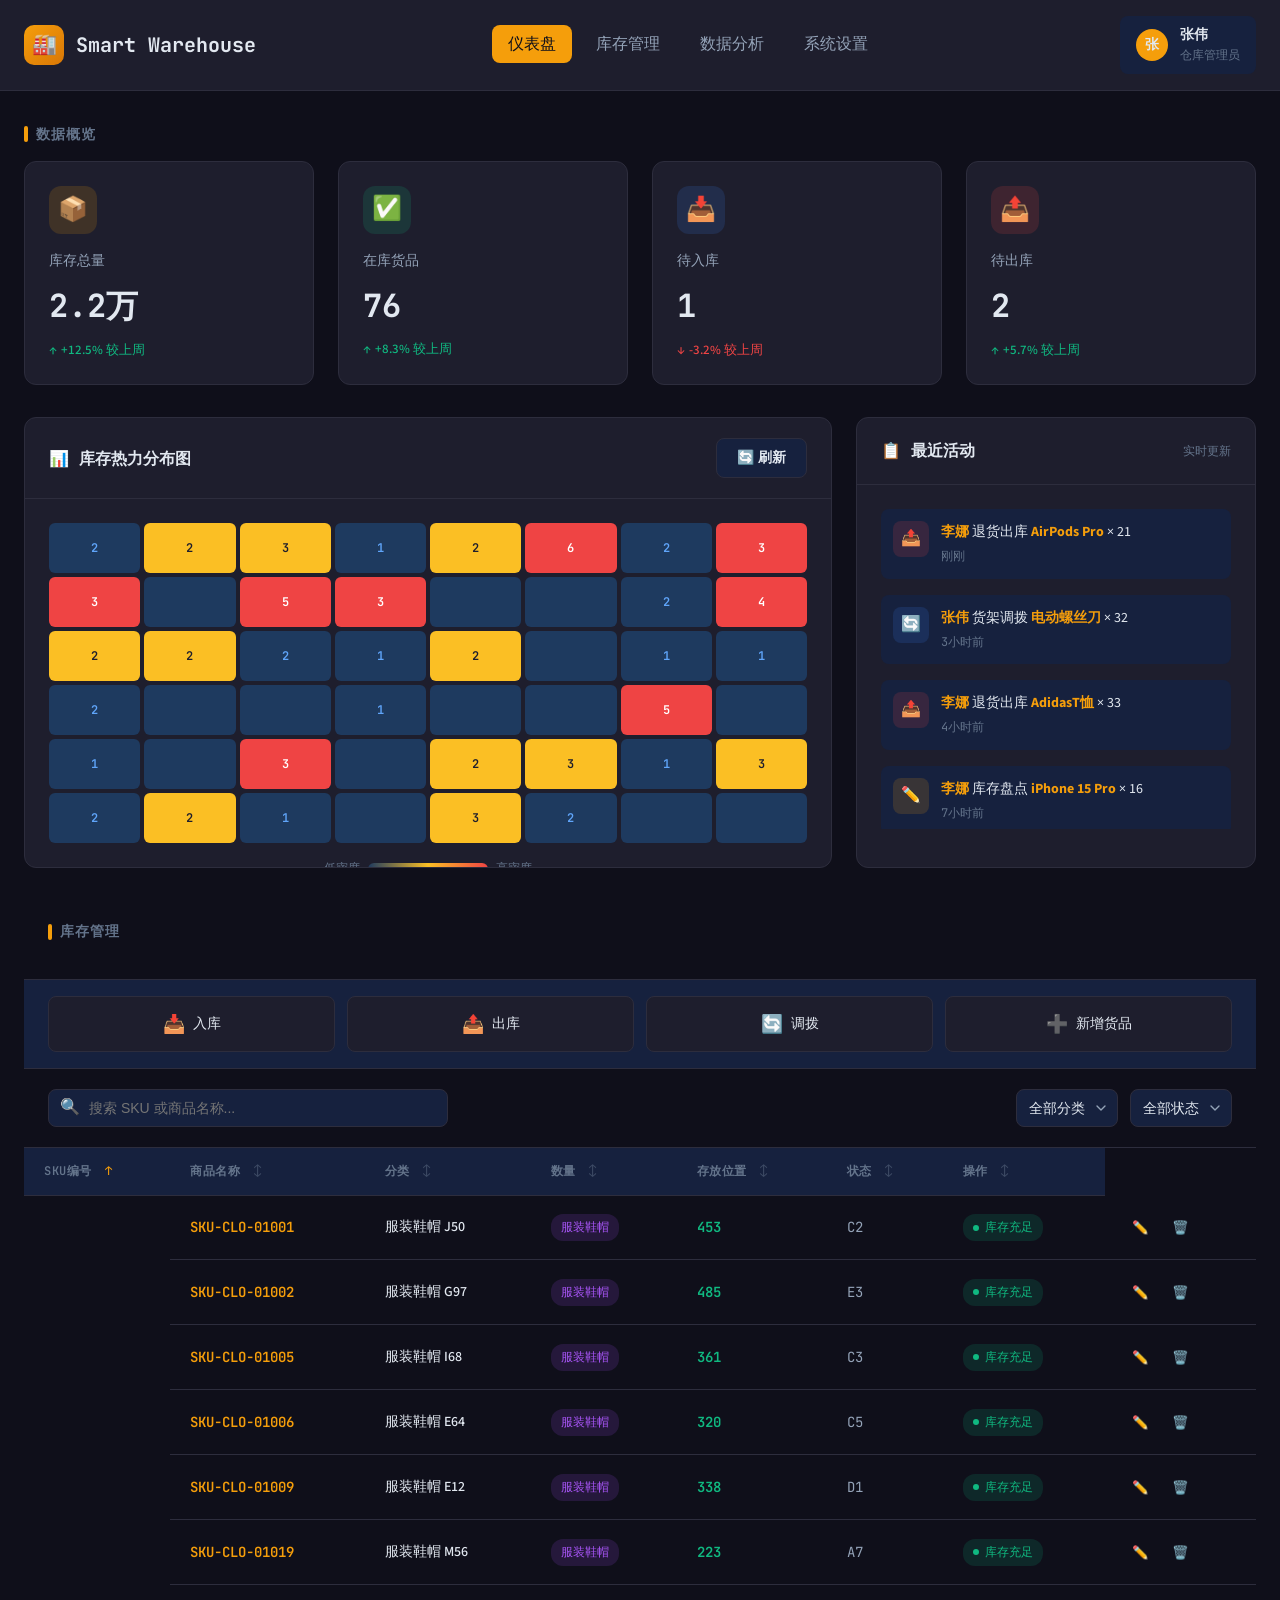
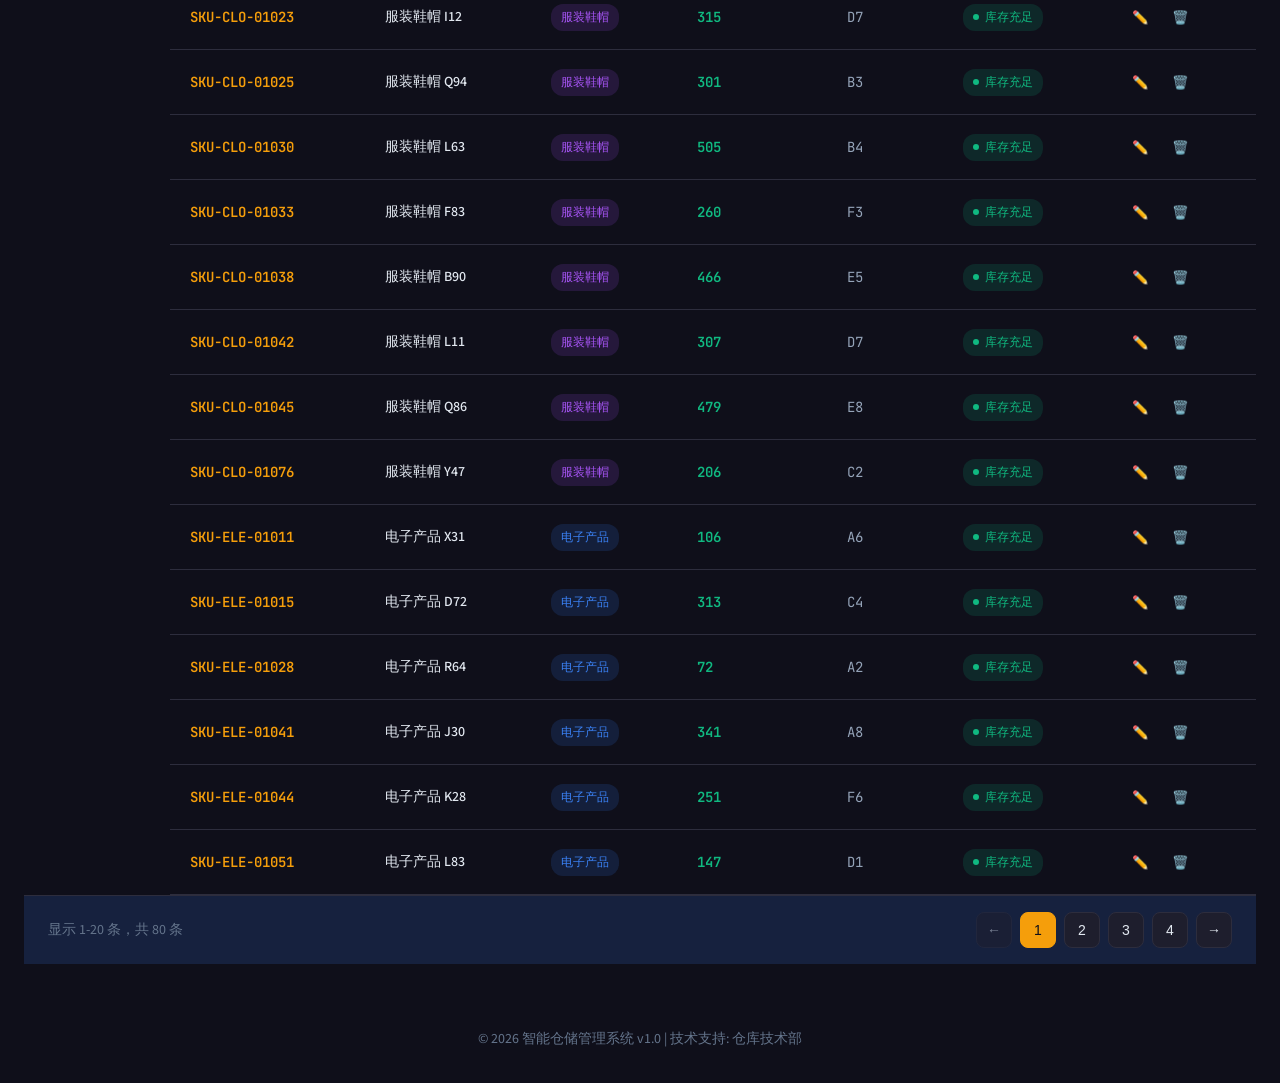
<file: index.html>
<!DOCTYPE html>
<html lang="zh-CN">
<head>
  <meta charset="UTF-8">
  <meta name="viewport" content="width=device-width, initial-scale=1.0">
  <title>智能仓储系统 - Warehouse Management</title>
  <link rel="preconnect" href="https://fonts.googleapis.com">
  <link rel="preconnect" href="https://fonts.gstatic.com" crossorigin>
  <link href="https://fonts.googleapis.com/css2?family=JetBrains+Mono:wght@400;500;600;700&family=Source+Sans+Pro:wght@400;500;600;700&display=swap" rel="stylesheet">
  <link rel="stylesheet" href="css/styles.css">
</head>
<body>
  <header class="header">
    <div class="app-container">
      <div class="header-content">
        <div class="logo">
          <div class="logo-icon">🏭</div>
          <span class="logo-text">Smart Warehouse</span>
        </div>

        <nav>
          <ul class="nav-menu">
            <li><a class="nav-item active" href="index.html" data-page="dashboard">仪表盘</a></li>
            <li><a class="nav-item" href="index.html#inventory" data-page="inventory">库存管理</a></li>
            <li><a class="nav-item" href="analytics.html" data-page="analytics">数据分析</a></li>
            <li><a class="nav-item" href="settings.html" data-page="settings">系统设置</a></li>
          </ul>
        </nav>

        <div class="user-info">
          <div class="user-avatar">张</div>
          <div class="user-details">
            <div class="user-name">张伟</div>
            <div class="user-role">仓库管理员</div>
          </div>
        </div>
      </div>
    </div>
  </header>

  <main class="main-content">
    <div class="app-container">
      <h2 class="section-title">数据概览</h2>

      <section class="metrics-grid" id="metrics-grid">
        <div class="loading">
          <div class="spinner"></div>
        </div>
      </section>

      <section class="dashboard-grid">
        <div class="panel">
          <div class="panel-header">
            <h3 class="panel-title">📊 库存热力分布图</h3>
            <button class="btn btn-secondary" onclick="App.refresh()">
              🔄 刷新
            </button>
          </div>
          <div class="panel-body">
            <div id="heatmap-container">
              <div class="loading">
                <div class="spinner"></div>
              </div>
            </div>
          </div>
        </div>

        <div class="panel">
          <div class="panel-header">
            <h3 class="panel-title">📋 最近活动</h3>
            <span style="font-size: 12px; color: var(--text-muted);">实时更新</span>
          </div>
          <div class="panel-body">
            <div id="activity-container">
              <div class="loading">
                <div class="spinner"></div>
              </div>
            </div>
          </div>
        </div>
      </section>

      <section id="inventory-section">
        <div class="loading">
          <div class="spinner"></div>
        </div>
      </section>
    </div>
  </main>

  <footer style="text-align: center; padding: 32px 0; color: var(--text-muted); font-size: 14px;">
    <p>© 2026 智能仓储管理系统 v1.0 | 技术支持: 仓库技术部</p>
  </footer>

  <script src="js/utils.js"></script>
  <script src="js/store.js"></script>
  <script src="js/components.js"></script>
  <script src="js/app.js"></script>
</body>
</html>
</file>
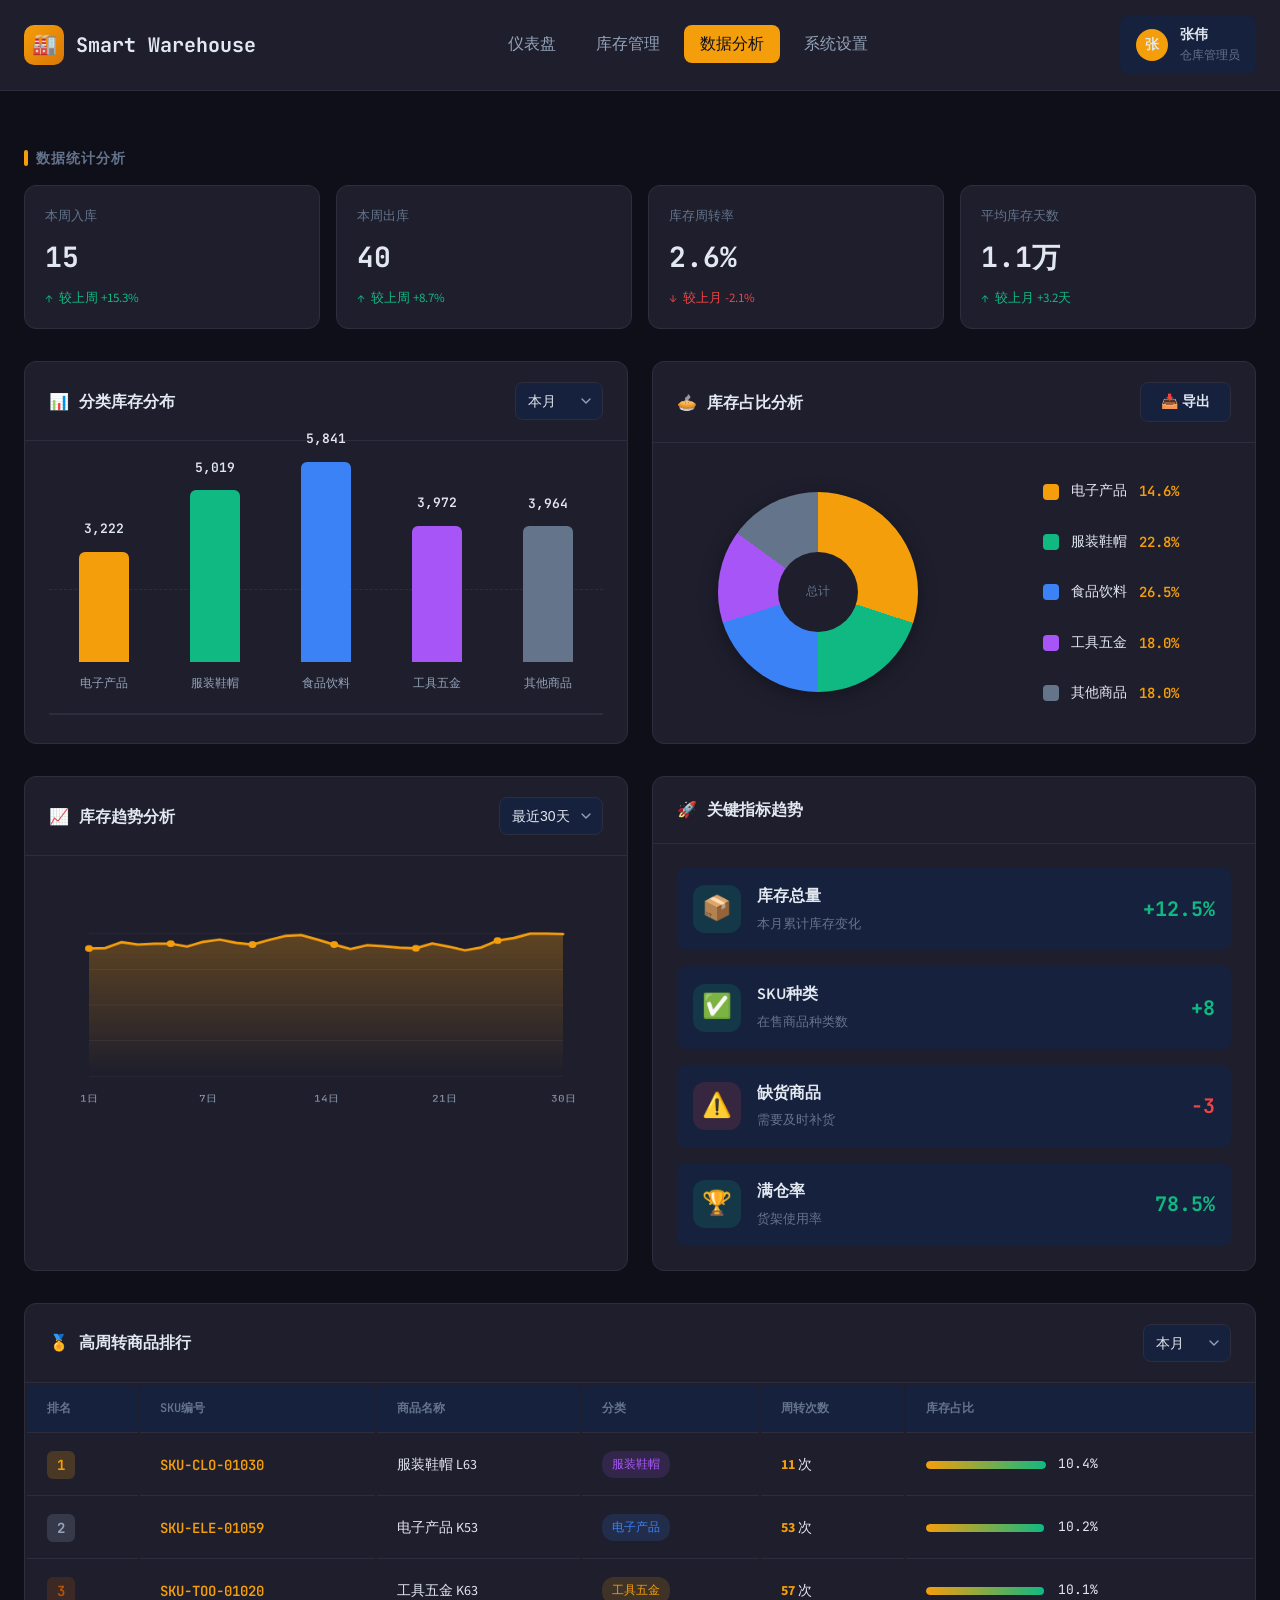
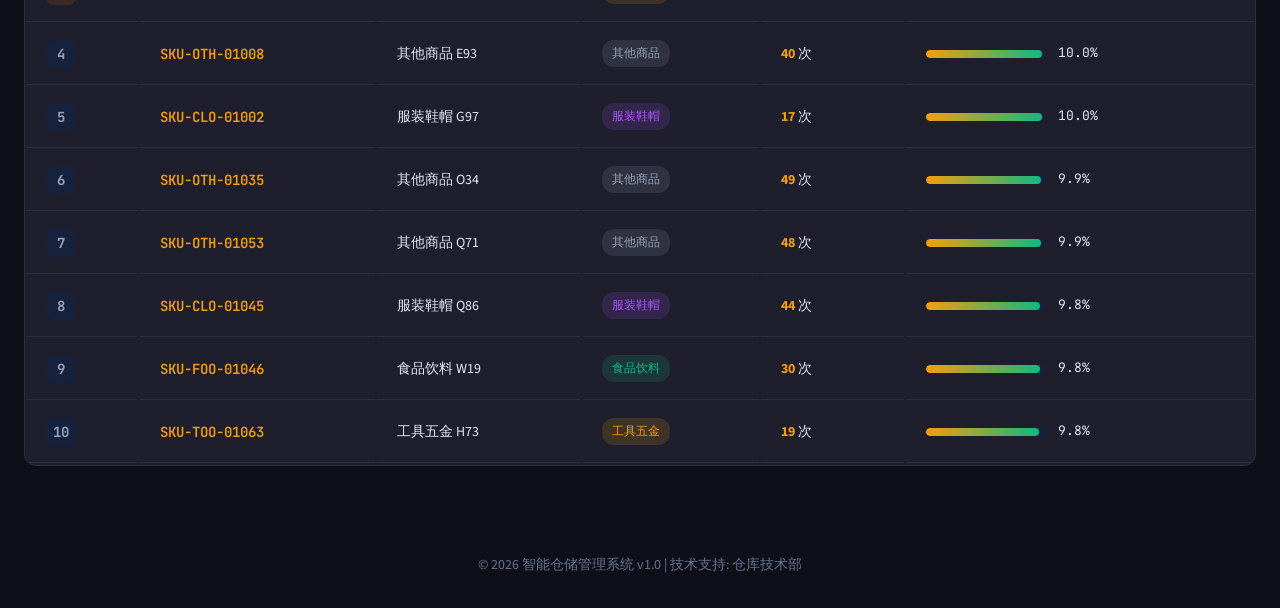
<file: analytics.html>
<!DOCTYPE html>
<html lang="zh-CN">
<head>
  <meta charset="UTF-8">
  <meta name="viewport" content="width=device-width, initial-scale=1.0">
  <title>数据分析 - 智能仓储系统</title>
  <link rel="preconnect" href="https://fonts.googleapis.com">
  <link rel="preconnect" href="https://fonts.gstatic.com" crossorigin>
  <link href="https://fonts.googleapis.com/css2?family=JetBrains+Mono:wght@400;500;600;700&family=Source+Sans+Pro:wght@400;500;600;700&display=swap" rel="stylesheet">
  <link rel="stylesheet" href="css/styles.css">
  <style>
    .analytics-container {
      padding: 24px 0;
    }

    .analytics-grid {
      display: grid;
      grid-template-columns: repeat(auto-fit, minmax(400px, 1fr));
      gap: 24px;
      margin-bottom: 32px;
    }

    .chart-panel {
      background: var(--bg-card);
      border-radius: var(--radius);
      border: 1px solid var(--border-color);
      overflow: hidden;
    }

    .chart-header {
      padding: 20px 24px;
      border-bottom: 1px solid var(--border-color);
      display: flex;
      align-items: center;
      justify-content: space-between;
    }

    .chart-title {
      font-family: 'JetBrains Mono', monospace;
      font-size: 16px;
      font-weight: 600;
      display: flex;
      align-items: center;
      gap: 8px;
    }

    .chart-body {
      padding: 24px;
      min-height: 300px;
    }

    .bar-chart {
      display: flex;
      align-items: flex-end;
      justify-content: space-around;
      height: 250px;
      padding: 20px 0;
      border-bottom: 2px solid var(--border-color);
      position: relative;
    }

    .bar-chart::before {
      content: '';
      position: absolute;
      left: 0;
      right: 0;
      top: 50%;
      border-top: 1px dashed var(--border-color);
    }

    .bar-item {
      display: flex;
      flex-direction: column;
      align-items: center;
      gap: 12px;
      flex: 1;
      max-width: 80px;
    }

    .bar {
      width: 100%;
      max-width: 50px;
      border-radius: 6px 6px 0 0;
      transition: var(--transition);
      cursor: pointer;
      position: relative;
    }

    .bar:hover {
      filter: brightness(1.2);
      transform: scaleY(1.05);
      transform-origin: bottom;
    }

    .bar-label {
      font-family: 'JetBrains Mono', monospace;
      font-size: 12px;
      color: var(--text-secondary);
      text-align: center;
    }

    .bar-value {
      font-family: 'JetBrains Mono', monospace;
      font-size: 13px;
      font-weight: 600;
      color: var(--text-primary);
      margin-top: 8px;
    }

    .pie-chart-container {
      display: flex;
      align-items: center;
      justify-content: space-around;
      height: 250px;
      gap: 32px;
    }

    .pie-chart {
      width: 200px;
      height: 200px;
      border-radius: 50%;
      position: relative;
      background: conic-gradient(
        #f59e0b 0deg 108deg,
        #10b981 108deg 180deg,
        #3b82f6 180deg 252deg,
        #a855f7 252deg 306deg,
        #64748b 306deg 360deg
      );
      box-shadow: 0 4px 20px rgba(0, 0, 0, 0.3);
    }

    .pie-chart::before {
      content: '';
      position: absolute;
      top: 50%;
      left: 50%;
      transform: translate(-50%, -50%);
      width: 80px;
      height: 80px;
      background: var(--bg-card);
      border-radius: 50%;
    }

    .pie-chart::after {
      content: '总计';
      position: absolute;
      top: 50%;
      left: 50%;
      transform: translate(-50%, -50%);
      font-family: 'JetBrains Mono', monospace;
      font-size: 12px;
      color: var(--text-muted);
    }

    .pie-legend {
      display: flex;
      flex-direction: column;
      gap: 12px;
    }

    .legend-item {
      display: flex;
      align-items: center;
      gap: 12px;
      padding: 8px 12px;
      border-radius: 8px;
      transition: var(--transition);
      cursor: pointer;
    }

    .legend-item:hover {
      background: var(--bg-surface);
    }

    .legend-color {
      width: 16px;
      height: 16px;
      border-radius: 4px;
    }

    .legend-label {
      font-size: 14px;
      color: var(--text-primary);
      flex: 1;
    }

    .legend-value {
      font-family: 'JetBrains Mono', monospace;
      font-size: 14px;
      font-weight: 600;
      color: var(--primary);
    }

    .trend-list {
      display: flex;
      flex-direction: column;
      gap: 16px;
    }

    .trend-item {
      display: flex;
      align-items: center;
      gap: 16px;
      padding: 16px;
      background: var(--bg-surface);
      border-radius: 8px;
      transition: var(--transition);
    }

    .trend-item:hover {
      background: rgba(245, 158, 11, 0.05);
      transform: translateX(4px);
    }

    .trend-icon {
      width: 48px;
      height: 48px;
      border-radius: 12px;
      display: flex;
      align-items: center;
      justify-content: center;
      font-size: 24px;
      flex-shrink: 0;
    }

    .trend-icon.up { background: rgba(16, 185, 129, 0.15); }
    .trend-icon.down { background: rgba(239, 68, 68, 0.15); }

    .trend-content {
      flex: 1;
    }

    .trend-title {
      font-size: 16px;
      font-weight: 600;
      color: var(--text-primary);
      margin-bottom: 4px;
    }

    .trend-desc {
      font-size: 13px;
      color: var(--text-muted);
    }

    .trend-value {
      font-family: 'JetBrains Mono', monospace;
      font-size: 20px;
      font-weight: 700;
      text-align: right;
    }

    .trend-value.positive { color: var(--success); }
    .trend-value.negative { color: var(--warning); }

    .stats-grid {
      display: grid;
      grid-template-columns: repeat(4, 1fr);
      gap: 16px;
      margin-bottom: 32px;
    }

    .stat-card {
      background: var(--bg-card);
      border-radius: var(--radius);
      padding: 20px;
      border: 1px solid var(--border-color);
      transition: var(--transition);
    }

    .stat-card:hover {
      border-color: var(--primary);
      transform: translateY(-2px);
    }

    .stat-label {
      font-size: 13px;
      color: var(--text-muted);
      margin-bottom: 8px;
    }

    .stat-value {
      font-family: 'JetBrains Mono', monospace;
      font-size: 28px;
      font-weight: 700;
      color: var(--text-primary);
      margin-bottom: 8px;
    }

    .stat-change {
      display: flex;
      align-items: center;
      gap: 6px;
      font-size: 13px;
    }

    .stat-change.positive { color: var(--success); }
    .stat-change.negative { color: var(--warning); }

    .line-chart-container {
      position: relative;
      height: 250px;
      padding: 20px 0;
    }

    .line-chart {
      width: 100%;
      height: 100%;
    }

    .chart-tooltip {
      position: absolute;
      background: var(--bg-dark);
      border: 1px solid var(--primary);
      border-radius: 8px;
      padding: 12px 16px;
      pointer-events: none;
      opacity: 0;
      transition: opacity 0.2s;
      z-index: 100;
      font-size: 13px;
    }

    .chart-tooltip.visible {
      opacity: 1;
    }

    .table-panel {
      background: var(--bg-card);
      border-radius: var(--radius);
      border: 1px solid var(--border-color);
      overflow: hidden;
      margin-top: 32px;
    }

    .table-header {
      padding: 20px 24px;
      border-bottom: 1px solid var(--border-color);
      display: flex;
      align-items: center;
      justify-content: space-between;
    }

    .top-products-table {
      width: 100%;
    }

    .top-products-table th {
      text-align: left;
      padding: 14px 20px;
      font-family: 'JetBrains Mono', monospace;
      font-size: 12px;
      font-weight: 600;
      color: var(--text-muted);
      text-transform: uppercase;
      background: var(--bg-surface);
      border-bottom: 1px solid var(--border-color);
    }

    .top-products-table td {
      padding: 16px 20px;
      border-bottom: 1px solid var(--border-color);
      font-size: 14px;
    }

    .top-products-table tbody tr:hover {
      background: rgba(255, 255, 255, 0.02);
    }

    .rank-badge {
      display: inline-flex;
      align-items: center;
      justify-content: center;
      width: 28px;
      height: 28px;
      border-radius: 6px;
      font-family: 'JetBrains Mono', monospace;
      font-size: 14px;
      font-weight: 700;
    }

    .rank-badge.gold { background: rgba(245, 158, 11, 0.2); color: #f59e0b; }
    .rank-badge.silver { background: rgba(148, 163, 184, 0.2); color: #94a3b8; }
    .rank-badge.bronze { background: rgba(180, 83, 9, 0.2); color: #b45309; }
    .rank-badge.normal { background: var(--bg-surface); color: var(--text-secondary); }

    .progress-bar {
      height: 8px;
      background: var(--bg-surface);
      border-radius: 4px;
      overflow: hidden;
      width: 120px;
    }

    .progress-fill {
      height: 100%;
      border-radius: 4px;
      transition: width 0.5s ease;
    }

    @media (max-width: 1024px) {
      .analytics-grid {
        grid-template-columns: 1fr;
      }

      .stats-grid {
        grid-template-columns: repeat(2, 1fr);
      }

      .pie-chart-container {
        flex-direction: column;
        height: auto;
      }
    }

    @media (max-width: 768px) {
      .stats-grid {
        grid-template-columns: 1fr;
      }

      .pie-chart {
        width: 160px;
        height: 160px;
      }

      .pie-chart::before {
        width: 60px;
        height: 60px;
      }
    }

    @keyframes growBar {
      from {
        transform: scaleY(0);
      }
      to {
        transform: scaleY(1);
      }
    }

    .bar {
      animation: growBar 0.6s ease-out forwards;
      transform-origin: bottom;
    }
  </style>
</head>
<body>
  <header class="header">
    <div class="app-container">
      <div class="header-content">
        <div class="logo">
          <div class="logo-icon">🏭</div>
          <span class="logo-text">Smart Warehouse</span>
        </div>

        <nav>
          <ul class="nav-menu">
            <li><a class="nav-item" href="index.html" data-page="dashboard">仪表盘</a></li>
            <li><a class="nav-item" href="index.html" data-page="inventory">库存管理</a></li>
            <li><a class="nav-item active" data-page="analytics">数据分析</a></li>
            <li><a class="nav-item" href="settings.html" data-page="settings">系统设置</a></li>
          </ul>
        </nav>

        <div class="user-info">
          <div class="user-avatar">张</div>
          <div class="user-details">
            <div class="user-name">张伟</div>
            <div class="user-role">仓库管理员</div>
          </div>
        </div>
      </div>
    </div>
  </header>

  <main class="main-content">
    <div class="app-container">
      <div class="analytics-container">
        <h2 class="section-title">数据统计分析</h2>

        <div class="stats-grid">
          <div class="stat-card">
            <div class="stat-label">本周入库</div>
            <div class="stat-value" id="weekly-inbound">0</div>
            <div class="stat-change positive">
              <span>↑</span>
              <span>较上周 +15.3%</span>
            </div>
          </div>

          <div class="stat-card">
            <div class="stat-label">本周出库</div>
            <div class="stat-value" id="weekly-outbound">0</div>
            <div class="stat-change positive">
              <span>↑</span>
              <span>较上周 +8.7%</span>
            </div>
          </div>

          <div class="stat-card">
            <div class="stat-label">库存周转率</div>
            <div class="stat-value" id="turnover-rate">0%</div>
            <div class="stat-change negative">
              <span>↓</span>
              <span>较上月 -2.1%</span>
            </div>
          </div>

          <div class="stat-card">
            <div class="stat-label">平均库存天数</div>
            <div class="stat-value" id="avg-days">0</div>
            <div class="stat-change positive">
              <span>↑</span>
              <span>较上月 +3.2天</span>
            </div>
          </div>
        </div>

        <div class="analytics-grid">
          <div class="chart-panel">
            <div class="chart-header">
              <h3 class="chart-title">
                📊 分类库存分布
              </h3>
              <select class="filter-select" id="category-period">
                <option value="week">本周</option>
                <option value="month" selected>本月</option>
                <option value="quarter">本季度</option>
              </select>
            </div>
            <div class="chart-body">
              <div class="bar-chart" id="category-bar-chart">
              </div>
            </div>
          </div>

          <div class="chart-panel">
            <div class="chart-header">
              <h3 class="chart-title">
                🥧 库存占比分析
              </h3>
              <button class="btn btn-secondary btn-sm" onclick="Analytics.exportChart('pie')">
                📥 导出
              </button>
            </div>
            <div class="chart-body">
              <div class="pie-chart-container">
                <div class="pie-chart" id="category-pie-chart"></div>
                <div class="pie-legend" id="pie-legend"></div>
              </div>
            </div>
          </div>
        </div>

        <div class="analytics-grid">
          <div class="chart-panel">
            <div class="chart-header">
              <h3 class="chart-title">
                📈 库存趋势分析
              </h3>
              <div class="filter-group">
                <select class="filter-select" id="trend-period">
                  <option value="7d">最近7天</option>
                  <option value="30d" selected>最近30天</option>
                  <option value="90d">最近90天</option>
                </select>
              </div>
            </div>
            <div class="chart-body">
              <div class="line-chart-container">
                <canvas id="trend-line-chart" class="line-chart"></canvas>
                <div class="chart-tooltip" id="chart-tooltip"></div>
              </div>
            </div>
          </div>

          <div class="chart-panel">
            <div class="chart-header">
              <h3 class="chart-title">
                🚀 关键指标趋势
              </h3>
            </div>
            <div class="chart-body">
              <div class="trend-list">
                <div class="trend-item">
                  <div class="trend-icon up">📦</div>
                  <div class="trend-content">
                    <div class="trend-title">库存总量</div>
                    <div class="trend-desc">本月累计库存变化</div>
                  </div>
                  <div class="trend-value positive">+12.5%</div>
                </div>

                <div class="trend-item">
                  <div class="trend-icon up">✅</div>
                  <div class="trend-content">
                    <div class="trend-title">SKU种类</div>
                    <div class="trend-desc">在售商品种类数</div>
                  </div>
                  <div class="trend-value positive">+8</div>
                </div>

                <div class="trend-item">
                  <div class="trend-icon down">⚠️</div>
                  <div class="trend-content">
                    <div class="trend-title">缺货商品</div>
                    <div class="trend-desc">需要及时补货</div>
                  </div>
                  <div class="trend-value negative">-3</div>
                </div>

                <div class="trend-item">
                  <div class="trend-icon up">🏆</div>
                  <div class="trend-content">
                    <div class="trend-title">满仓率</div>
                    <div class="trend-desc">货架使用率</div>
                  </div>
                  <div class="trend-value positive">78.5%</div>
                </div>
              </div>
            </div>
          </div>
        </div>

        <div class="table-panel">
          <div class="table-header">
            <h3 class="chart-title">
              🏅 高周转商品排行
            </h3>
            <select class="filter-select" id="ranking-period">
              <option value="week">本周</option>
              <option value="month" selected>本月</option>
              <option value="quarter">本季度</option>
            </select>
          </div>
          <table class="top-products-table">
            <thead>
              <tr>
                <th>排名</th>
                <th>SKU编号</th>
                <th>商品名称</th>
                <th>分类</th>
                <th>周转次数</th>
                <th>库存占比</th>
              </tr>
            </thead>
            <tbody id="top-products-body">
            </tbody>
          </table>
        </div>
      </div>
    </div>
  </main>

  <footer style="text-align: center; padding: 32px 0; color: var(--text-muted); font-size: 14px;">
    <p>© 2026 智能仓储管理系统 v1.0 | 技术支持: 仓库技术部</p>
  </footer>

  <script src="js/utils.js"></script>
  <script src="js/store.js"></script>
  <script>
    const Analytics = {
      init() {
        Store.init();
        this.renderCategoryBarChart();
        this.renderPieChart();
        this.renderLineChart();
        this.renderTopProducts();
        this.animateStats();
      },

      renderCategoryBarChart() {
        const categories = [
          { key: 'electronics', name: '电子产品', color: '#f59e0b', value: 0 },
          { key: 'clothing', name: '服装鞋帽', color: '#10b981', value: 0 },
          { key: 'food', name: '食品饮料', color: '#3b82f6', value: 0 },
          { key: 'tools', name: '工具五金', color: '#a855f7', value: 0 },
          { key: 'other', name: '其他商品', color: '#64748b', value: 0 }
        ];

        Store.inventory.forEach(item => {
          const cat = categories.find(c => c.key === item.category);
          if (cat) {
            cat.value += item.quantity;
          }
        });

        const maxValue = Math.max(...categories.map(c => c.value));

        const chartContainer = document.getElementById('category-bar-chart');
        chartContainer.innerHTML = categories.map((cat, index) => {
          const height = (cat.value / maxValue) * 200;
          return `
            <div class="bar-item" style="animation-delay: ${index * 0.1}s">
              <div class="bar-value">${Utils.formatNumber(cat.value)}</div>
              <div class="bar" style="height: ${height}px; background: ${cat.color};" 
                   data-value="${cat.value}" data-name="${cat.name}"></div>
              <div class="bar-label">${cat.name}</div>
            </div>
          `;
        }).join('');
      },

      renderPieChart() {
        const categories = [
          { key: 'electronics', name: '电子产品', color: '#f59e0b', value: 0 },
          { key: 'clothing', name: '服装鞋帽', color: '#10b981', value: 0 },
          { key: 'food', name: '食品饮料', color: '#3b82f6', value: 0 },
          { key: 'tools', name: '工具五金', color: '#a855f7', value: 0 },
          { key: 'other', name: '其他商品', color: '#64748b', value: 0 }
        ];

        const total = Store.inventory.reduce((sum, item) => sum + item.quantity, 0);

        Store.inventory.forEach(item => {
          const cat = categories.find(c => c.key === item.category);
          if (cat) {
            cat.value += item.quantity;
          }
        });

        const legendContainer = document.getElementById('pie-legend');
        legendContainer.innerHTML = categories.map(cat => {
          const percentage = total > 0 ? ((cat.value / total) * 100).toFixed(1) : 0;
          return `
            <div class="legend-item">
              <div class="legend-color" style="background: ${cat.color}"></div>
              <span class="legend-label">${cat.name}</span>
              <span class="legend-value">${percentage}%</span>
            </div>
          `;
        }).join('');
      },

      renderLineChart() {
        const canvas = document.getElementById('trend-line-chart');
        const ctx = canvas.getContext('2d');

        canvas.width = canvas.parentElement.offsetWidth;
        canvas.height = 250;

        const data = this.generateTrendData(30);
        const maxValue = Math.max(...data.map(d => d.value));
        const padding = 40;
        const chartWidth = canvas.width - padding * 2;
        const chartHeight = canvas.height - padding * 2;

        ctx.clearRect(0, 0, canvas.width, canvas.height);

        ctx.strokeStyle = '#2d2d3d';
        ctx.lineWidth = 1;
        for (let i = 0; i <= 4; i++) {
          const y = padding + (chartHeight / 4) * i;
          ctx.beginPath();
          ctx.moveTo(padding, y);
          ctx.lineTo(canvas.width - padding, y);
          ctx.stroke();
        }

        ctx.strokeStyle = '#f59e0b';
        ctx.lineWidth = 3;
        ctx.lineCap = 'round';
        ctx.lineJoin = 'round';

        ctx.beginPath();
        data.forEach((point, index) => {
          const x = padding + (chartWidth / (data.length - 1)) * index;
          const y = padding + chartHeight - (point.value / maxValue) * chartHeight;

          if (index === 0) {
            ctx.moveTo(x, y);
          } else {
            ctx.lineTo(x, y);
          }
        });
        ctx.stroke();

        const gradient = ctx.createLinearGradient(0, padding, 0, canvas.height - padding);
        gradient.addColorStop(0, 'rgba(245, 158, 11, 0.3)');
        gradient.addColorStop(1, 'rgba(245, 158, 11, 0)');

        ctx.fillStyle = gradient;
        ctx.beginPath();
        data.forEach((point, index) => {
          const x = padding + (chartWidth / (data.length - 1)) * index;
          const y = padding + chartHeight - (point.value / maxValue) * chartHeight;

          if (index === 0) {
            ctx.moveTo(x, y);
          } else {
            ctx.lineTo(x, y);
          }
        });
        ctx.lineTo(padding + chartWidth, canvas.height - padding);
        ctx.lineTo(padding, canvas.height - padding);
        ctx.closePath();
        ctx.fill();

        ctx.fillStyle = '#f59e0b';
        data.forEach((point, index) => {
          if (index % 5 === 0) {
            const x = padding + (chartWidth / (data.length - 1)) * index;
            const y = padding + chartHeight - (point.value / maxValue) * chartHeight;

            ctx.beginPath();
            ctx.arc(x, y, 4, 0, Math.PI * 2);
            ctx.fill();
          }
        });

        ctx.fillStyle = '#94a3b8';
        ctx.font = '11px JetBrains Mono';
        ctx.textAlign = 'center';

        const labels = ['1日', '7日', '14日', '21日', '30日'];
        labels.forEach((label, index) => {
          const x = padding + (chartWidth / 4) * index;
          ctx.fillText(label, x, canvas.height - 10);
        });
      },

      generateTrendData(days) {
        const data = [];
        let value = 5000;

        for (let i = 0; i < days; i++) {
          const change = (Math.random() - 0.4) * 500;
          value = Math.max(2000, Math.min(10000, value + change));
          data.push({
            day: i + 1,
            value: Math.round(value)
          });
        }

        return data;
      },

      renderTopProducts() {
        const products = [...Store.inventory]
          .sort((a, b) => b.quantity - a.quantity)
          .slice(0, 10);

        const total = products.reduce((sum, p) => sum + p.quantity, 0);
        const maxQuantity = products[0]?.quantity || 1;

        const tbody = document.getElementById('top-products-body');
        tbody.innerHTML = products.map((product, index) => {
          const rankClass = index === 0 ? 'gold' : 
                           index === 1 ? 'silver' : 
                           index === 2 ? 'bronze' : 'normal';
          const percentage = ((product.quantity / total) * 100).toFixed(1);
          const progressWidth = (product.quantity / maxQuantity) * 100;

          return `
            <tr>
              <td><span class="rank-badge ${rankClass}">${index + 1}</span></td>
              <td class="sku-cell">${product.sku}</td>
              <td>${product.name}</td>
              <td>
                <span class="category-badge ${product.category}">
                  ${Utils.getCategoryName(product.category)}
                </span>
              </td>
              <td>
                <strong style="color: var(--primary)">${Math.floor(Math.random() * 50) + 10}</strong> 次
              </td>
              <td>
                <div style="display: flex; align-items: center; gap: 12px;">
                  <div class="progress-bar">
                    <div class="progress-fill" style="width: ${progressWidth}%; background: linear-gradient(90deg, var(--primary), var(--success));"></div>
                  </div>
                  <span style="font-family: 'JetBrains Mono', monospace; font-size: 13px;">${percentage}%</span>
                </div>
              </td>
            </tr>
          `;
        }).join('');
      },

      animateStats() {
        const metrics = Store.getMetrics();

        Utils.animateValue(document.getElementById('weekly-inbound'), 0, metrics.pendingInbound * 15, 1000);
        Utils.animateValue(document.getElementById('weekly-outbound'), 0, metrics.pendingOutbound * 20, 1000);

        const turnoverRate = ((metrics.pendingOutbound / metrics.inStock) * 100).toFixed(1);
        document.getElementById('turnover-rate').textContent = turnoverRate + '%';

        const avgDays = Math.floor(metrics.total / (metrics.pendingOutbound || 1));
        Utils.animateValue(document.getElementById('avg-days'), 0, avgDays, 1000);
      },

      exportChart(type) {
        Utils.showNotification(`正在导出 ${type === 'pie' ? '饼图' : '图表'} 数据...`, 'info');
        setTimeout(() => {
          Utils.showNotification('图表导出成功！', 'success');
        }, 1000);
      }
    };

    document.addEventListener('DOMContentLoaded', () => {
      Analytics.init();

      window.addEventListener('resize', () => {
        Analytics.renderLineChart();
      });
    });
  </script>
</body>
</html>
</file>
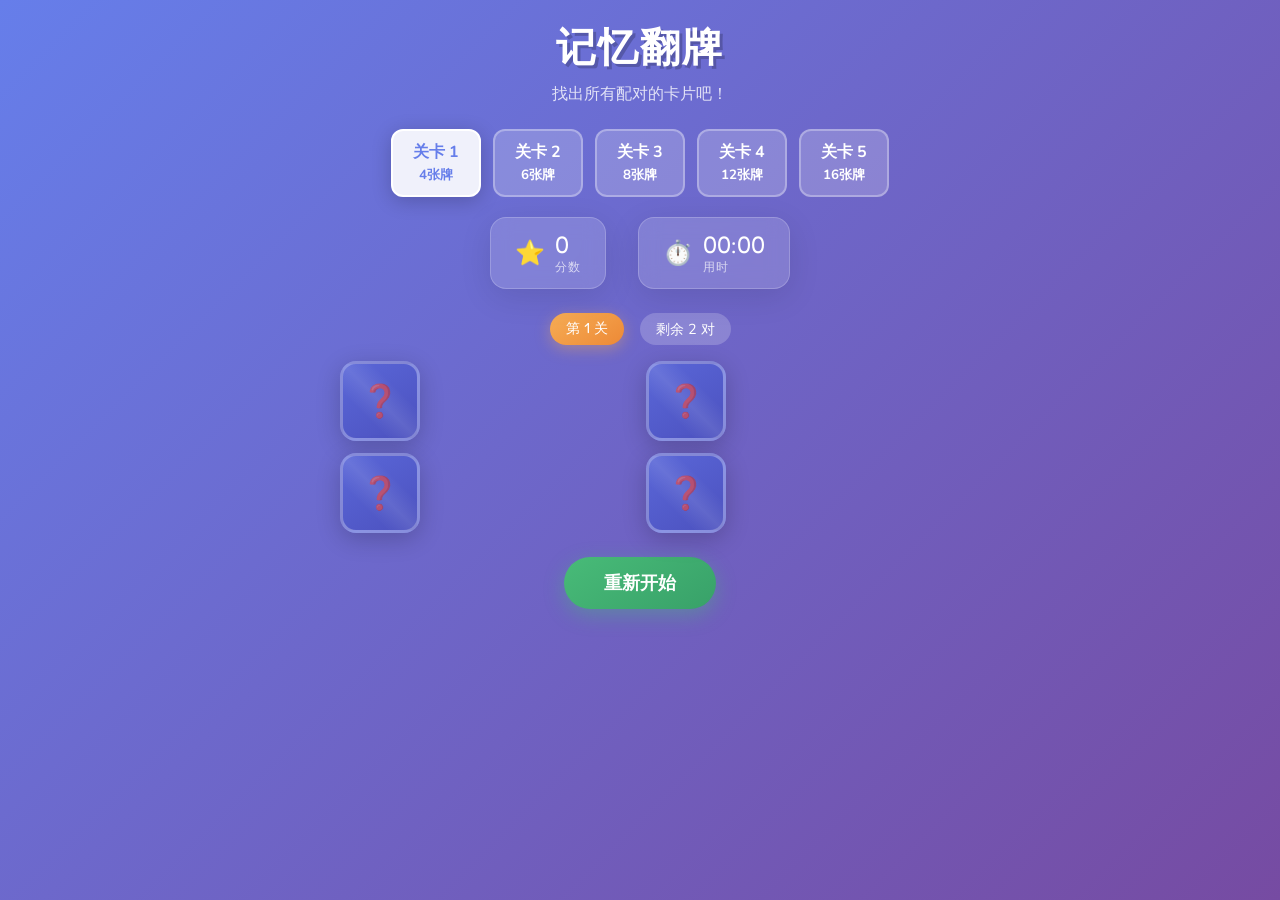
<file: memory-game.html>
<!DOCTYPE html>
<html lang="zh-CN">
<head>
    <meta charset="UTF-8">
    <meta name="viewport" content="width=device-width, initial-scale=1.0">
    <title>记忆翻牌游戏</title>
    <link href="https://fonts.googleapis.com/css2?family=Nunito:wght@600;700;800&family=Fredoka+One&display=swap" rel="stylesheet">
    <style>
        * {
            margin: 0;
            padding: 0;
            box-sizing: border-box;
        }

        body {
            min-height: 100vh;
            background: linear-gradient(135deg, #667eea 0%, #764ba2 100%);
            font-family: 'Nunito', sans-serif;
            display: flex;
            flex-direction: column;
            align-items: center;
            padding: 20px;
            overflow-x: hidden;
        }

        .game-container {
            max-width: 600px;
            width: 100%;
        }

        .header {
            text-align: center;
            margin-bottom: 24px;
        }

        .title {
            font-family: 'Fredoka One', cursive;
            font-size: 2.5rem;
            color: #fff;
            text-shadow: 3px 3px 0 rgba(0,0,0,0.2);
            margin-bottom: 8px;
            letter-spacing: 2px;
        }

        .subtitle {
            color: rgba(255,255,255,0.8);
            font-size: 1rem;
        }

        .level-select {
            display: flex;
            justify-content: center;
            gap: 12px;
            margin-bottom: 20px;
            flex-wrap: wrap;
        }

        .level-btn {
            background: rgba(255,255,255,0.2);
            border: 2px solid rgba(255,255,255,0.3);
            color: #fff;
            padding: 10px 20px;
            font-size: 1rem;
            font-family: 'Nunito', sans-serif;
            font-weight: 700;
            border-radius: 12px;
            cursor: pointer;
            transition: all 0.3s ease;
        }

        .level-btn:hover {
            background: rgba(255,255,255,0.3);
            transform: translateY(-2px);
        }

        .level-btn.active {
            background: rgba(255,255,255,0.9);
            color: #667eea;
            border-color: #fff;
            box-shadow: 0 4px 20px rgba(0,0,0,0.2);
        }

        .stats-panel {
            display: flex;
            justify-content: center;
            gap: 32px;
            margin-bottom: 24px;
        }

        .stat-item {
            background: rgba(255,255,255,0.15);
            backdrop-filter: blur(10px);
            border-radius: 16px;
            padding: 12px 24px;
            display: flex;
            align-items: center;
            gap: 10px;
            border: 1px solid rgba(255,255,255,0.2);
            box-shadow: 0 8px 32px rgba(0,0,0,0.1);
        }

        .stat-icon {
            font-size: 1.5rem;
        }

        .stat-value {
            font-family: 'Fredoka One', cursive;
            font-size: 1.5rem;
            color: #fff;
        }

        .stat-label {
            font-size: 0.75rem;
            color: rgba(255,255,255,0.7);
            text-transform: uppercase;
            letter-spacing: 1px;
        }

        .game-info {
            display: flex;
            justify-content: center;
            gap: 16px;
            margin-bottom: 16px;
        }

        .level-badge {
            background: linear-gradient(145deg, #f6ad55, #ed8936);
            color: #fff;
            padding: 6px 16px;
            border-radius: 20px;
            font-family: 'Fredoka One', cursive;
            font-size: 0.9rem;
            box-shadow: 0 4px 15px rgba(246,173,85,0.4);
        }

        .pairs-left {
            background: rgba(255,255,255,0.2);
            color: #fff;
            padding: 6px 16px;
            border-radius: 20px;
            font-size: 0.9rem;
        }

        .game-board {
            display: grid;
            gap: 12px;
            margin-bottom: 24px;
            perspective: 1000px;
            justify-content: center;
        }

        .card {
            aspect-ratio: 1;
            cursor: pointer;
            position: relative;
            transform-style: preserve-3d;
            transition: transform 0.4s ease-in-out;
        }

        .card:hover:not(.flipped):not(.matched) {
            transform: translateY(-4px);
        }

        .card:hover:not(.flipped):not(.matched) .card-back {
            box-shadow: 0 12px 40px rgba(0,0,0,0.3);
        }

        .card.flipped {
            transform: rotateY(180deg);
        }

        .card.matched {
            animation: matchPop 0.5s ease-out forwards;
        }

        @keyframes matchPop {
            0% { transform: rotateY(180deg) scale(1); opacity: 1; }
            50% { transform: rotateY(180deg) scale(1.2) rotate(10deg); opacity: 0.8; }
            100% { transform: rotateY(180deg) scale(0) rotate(180deg); opacity: 0; }
        }

        .card-face {
            position: absolute;
            width: 100%;
            height: 100%;
            backface-visibility: hidden;
            border-radius: 16px;
            display: flex;
            align-items: center;
            justify-content: center;
            font-size: 2.5rem;
            box-shadow: 0 6px 24px rgba(0,0,0,0.2);
        }

        .card-back {
            background: linear-gradient(145deg, #5a67d8, #4c51bf);
            border: 3px solid rgba(255,255,255,0.3);
            overflow: hidden;
        }

        .card-back::before {
            content: '';
            position: absolute;
            top: -50%;
            left: -50%;
            width: 200%;
            height: 200%;
            background: linear-gradient(45deg, transparent 40%, rgba(255,255,255,0.1) 50%, transparent 60%);
            animation: shimmer 3s infinite;
        }

        @keyframes shimmer {
            0% { transform: translateX(-100%) rotate(45deg); }
            100% { transform: translateX(100%) rotate(45deg); }
        }

        .card-back-icon {
            font-size: 2rem;
            color: rgba(255,255,255,0.6);
            z-index: 1;
        }

        .card-front {
            background: #fff;
            transform: rotateY(180deg);
            border: 3px solid #e2e8f0;
        }

        .btn {
            background: linear-gradient(145deg, #48bb78, #38a169);
            color: white;
            border: none;
            padding: 14px 40px;
            font-size: 1.1rem;
            font-family: 'Nunito', sans-serif;
            font-weight: 700;
            border-radius: 50px;
            cursor: pointer;
            transition: all 0.3s ease;
            box-shadow: 0 6px 20px rgba(72,187,120,0.4);
            display: block;
            margin: 0 auto;
        }

        .btn:hover {
            transform: translateY(-2px);
            box-shadow: 0 8px 28px rgba(72,187,120,0.5);
        }

        .btn:active {
            transform: translateY(0) scale(0.98);
        }

        .btn-secondary {
            background: linear-gradient(145deg, #667eea, #764ba2);
            box-shadow: 0 6px 20px rgba(102,126,234,0.4);
        }

        .btn-secondary:hover {
            box-shadow: 0 8px 28px rgba(102,126,234,0.5);
        }

        .modal-overlay {
            position: fixed;
            top: 0;
            left: 0;
            width: 100%;
            height: 100%;
            background: rgba(0,0,0,0.6);
            backdrop-filter: blur(8px);
            display: flex;
            align-items: center;
            justify-content: center;
            z-index: 100;
            opacity: 0;
            visibility: hidden;
            transition: all 0.3s ease;
        }

        .modal-overlay.active {
            opacity: 1;
            visibility: visible;
        }

        .modal {
            background: linear-gradient(145deg, #ffffff, #f7fafc);
            border-radius: 24px;
            padding: 40px;
            text-align: center;
            max-width: 400px;
            width: 90%;
            transform: scale(0.8) translateY(20px);
            transition: all 0.4s cubic-bezier(0.175, 0.885, 0.32, 1.275);
            box-shadow: 0 20px 60px rgba(0,0,0,0.3);
        }

        .modal-overlay.active .modal {
            transform: scale(1) translateY(0);
        }

        .modal-icon {
            font-size: 4rem;
            margin-bottom: 16px;
            animation: bounce 1s ease infinite;
        }

        @keyframes bounce {
            0%, 100% { transform: translateY(0); }
            50% { transform: translateY(-10px); }
        }

        .modal-title {
            font-family: 'Fredoka One', cursive;
            font-size: 2rem;
            color: #667eea;
            margin-bottom: 8px;
        }

        .modal-subtitle {
            color: #718096;
            margin-bottom: 24px;
        }

        .modal-stats {
            display: flex;
            justify-content: center;
            gap: 32px;
            margin-bottom: 28px;
        }

        .modal-stat {
            text-align: center;
        }

        .modal-stat-value {
            font-family: 'Fredoka One', cursive;
            font-size: 2.5rem;
            color: #48bb78;
            line-height: 1;
        }

        .modal-stat-label {
            font-size: 0.85rem;
            color: #718096;
            text-transform: uppercase;
            letter-spacing: 1px;
            margin-top: 4px;
        }

        .modal-buttons {
            display: flex;
            gap: 12px;
            justify-content: center;
            flex-wrap: wrap;
        }

        .modal-buttons .btn {
            margin: 0;
            padding: 12px 28px;
            font-size: 1rem;
        }

        @media (max-width: 480px) {
            .title { font-size: 1.8rem; }
            .stats-panel { gap: 16px; }
            .stat-item { padding: 10px 16px; }
            .stat-value { font-size: 1.2rem; }
            .game-board { gap: 8px; }
            .card-face { font-size: 2rem; border-radius: 12px; }
            .card-back-icon { font-size: 1.5rem; }
            .level-btn { padding: 8px 14px; font-size: 0.9rem; }
        }
    </style>
</head>
<body>
    <div class="game-container">
        <header class="header">
            <h1 class="title">记忆翻牌</h1>
            <p class="subtitle">找出所有配对的卡片吧！</p>
        </header>

        <div class="level-select" id="levelSelect">
            <button class="level-btn active" data-level="1">关卡 1<br><small>4张牌</small></button>
            <button class="level-btn" data-level="2">关卡 2<br><small>6张牌</small></button>
            <button class="level-btn" data-level="3">关卡 3<br><small>8张牌</small></button>
            <button class="level-btn" data-level="4">关卡 4<br><small>12张牌</small></button>
            <button class="level-btn" data-level="5">关卡 5<br><small>16张牌</small></button>
        </div>

        <div class="stats-panel">
            <div class="stat-item">
                <span class="stat-icon">⭐</span>
                <div>
                    <div class="stat-value" id="score">0</div>
                    <div class="stat-label">分数</div>
                </div>
            </div>
            <div class="stat-item">
                <span class="stat-icon">⏱️</span>
                <div>
                    <div class="stat-value" id="timer">00:00</div>
                    <div class="stat-label">用时</div>
                </div>
            </div>
        </div>

        <div class="game-info">
            <span class="level-badge" id="levelBadge">第 1 关</span>
            <span class="pairs-left" id="pairsLeft">剩余 2 对</span>
        </div>

        <div class="game-board" id="gameBoard"></div>

        <button class="btn" id="restartBtn">重新开始</button>
    </div>

    <div class="modal-overlay" id="modalOverlay">
        <div class="modal">
            <div class="modal-icon" id="modalIcon">🎉</div>
            <h2 class="modal-title" id="modalTitle">恭喜过关！</h2>
            <p class="modal-subtitle" id="modalSubtitle">太棒了！继续挑战下一关！</p>
            <div class="modal-stats">
                <div class="modal-stat">
                    <div class="modal-stat-value" id="finalScore">0</div>
                    <div class="modal-stat-label">本关得分</div>
                </div>
                <div class="modal-stat">
                    <div class="modal-stat-value" id="finalTime">00:00</div>
                    <div class="modal-stat-label">用时</div>
                </div>
            </div>
            <div class="modal-buttons">
                <button class="btn btn-secondary" id="selectLevelBtn">选择关卡</button>
                <button class="btn" id="nextLevelBtn">下一关</button>
            </div>
        </div>
    </div>

    <script>
        const EMOJI_SETS = [
            ['🐶', '🐱'],
            ['🐶', '🐱', '🐼'],
            ['🐶', '🐱', '🐼', '🐨'],
            ['🐶', '🐱', '🐼', '🐨', '🦊', '🦁'],
            ['🐶', '🐱', '🐼', '🐨', '🦊', '🦁', '🐸', '🐵']
        ];

        const LEVEL_CONFIG = [
            { cols: 2, bonus: 200 },
            { cols: 3, bonus: 300 },
            { cols: 4, bonus: 400 },
            { cols: 4, bonus: 500 },
            { cols: 4, bonus: 800 }
        ];

        const POINTS_PER_MATCH = 100;

        let currentLevel = 1;
        let cards = [];
        let flippedCards = [];
        let matchedPairs = 0;
        let totalPairs = 0;
        let score = 0;
        let levelScore = 0;
        let timerInterval = null;
        let seconds = 0;
        let isLocked = false;

        const gameBoard = document.getElementById('gameBoard');
        const scoreDisplay = document.getElementById('score');
        const timerDisplay = document.getElementById('timer');
        const levelBadge = document.getElementById('levelBadge');
        const pairsLeft = document.getElementById('pairsLeft');
        const modalOverlay = document.getElementById('modalOverlay');
        const modalIcon = document.getElementById('modalIcon');
        const modalTitle = document.getElementById('modalTitle');
        const modalSubtitle = document.getElementById('modalSubtitle');
        const finalScoreDisplay = document.getElementById('finalScore');
        const finalTimeDisplay = document.getElementById('finalTime');
        const restartBtn = document.getElementById('restartBtn');
        const nextLevelBtn = document.getElementById('nextLevelBtn');
        const selectLevelBtn = document.getElementById('selectLevelBtn');
        const levelSelect = document.getElementById('levelSelect');

        function shuffle(array) {
            const arr = [...array];
            for (let i = arr.length - 1; i > 0; i--) {
                const j = Math.floor(Math.random() * (i + 1));
                [arr[i], arr[j]] = [arr[j], arr[i]];
            }
            return arr;
        }

        function formatTime(secs) {
            const mins = Math.floor(secs / 60);
            const s = secs % 60;
            return `${String(mins).padStart(2, '0')}:${String(s).padStart(2, '0')}`;
        }

        function startTimer() {
            seconds = 0;
            timerDisplay.textContent = formatTime(seconds);
            timerInterval = setInterval(() => {
                seconds++;
                timerDisplay.textContent = formatTime(seconds);
            }, 1000);
        }

        function stopTimer() {
            clearInterval(timerInterval);
            timerInterval = null;
        }

        function createCard(emoji, index) {
            const card = document.createElement('div');
            card.className = 'card';
            card.dataset.index = index;
            card.dataset.emoji = emoji;
            const cardSize = currentLevel <= 2 ? '80px' : currentLevel <= 4 ? '70px' : '60px';
            card.style.width = cardSize;
            card.innerHTML = `
                <div class="card-face card-back">
                    <span class="card-back-icon">❓</span>
                </div>
                <div class="card-face card-front">${emoji}</div>
            `;
            card.addEventListener('click', () => handleCardClick(card));
            return card;
        }

        function handleCardClick(card) {
            if (isLocked) return;
            if (card.classList.contains('flipped')) return;
            if (card.classList.contains('matched')) return;
            if (flippedCards.length >= 2) return;

            card.classList.add('flipped');
            flippedCards.push(card);

            if (flippedCards.length === 2) {
                isLocked = true;
                checkMatch();
            }
        }

        function checkMatch() {
            const [card1, card2] = flippedCards;
            const match = card1.dataset.emoji === card2.dataset.emoji;

            if (match) {
                handleMatch(card1, card2);
            } else {
                handleMismatch(card1, card2);
            }
        }

        function handleMatch(card1, card2) {
            const points = POINTS_PER_MATCH + (currentLevel * 20);
            score += points;
            levelScore += points;
            scoreDisplay.textContent = score;
            matchedPairs++;
            pairsLeft.textContent = `剩余 ${totalPairs - matchedPairs} 对`;

            setTimeout(() => {
                card1.classList.add('matched');
                card2.classList.add('matched');
                flippedCards = [];
                isLocked = false;

                if (matchedPairs === totalPairs) {
                    setTimeout(showVictory, 600);
                }
            }, 300);
        }

        function handleMismatch(card1, card2) {
            setTimeout(() => {
                card1.classList.remove('flipped');
                card2.classList.remove('flipped');
                flippedCards = [];
                isLocked = false;
            }, 1000);
        }

        function showVictory() {
            stopTimer();
            const levelBonus = LEVEL_CONFIG[currentLevel - 1].bonus;
            score += levelBonus;
            levelScore += levelBonus;
            scoreDisplay.textContent = score;
            finalScoreDisplay.textContent = levelScore;
            finalTimeDisplay.textContent = formatTime(seconds);

            if (currentLevel === 5) {
                modalIcon.textContent = '🏆';
                modalTitle.textContent = '全部通关！';
                modalSubtitle.textContent = '你是记忆大师！总分 ' + score + ' 分！';
                nextLevelBtn.style.display = 'none';
            } else {
                modalIcon.textContent = '🎉';
                modalTitle.textContent = '恭喜过关！';
                modalSubtitle.textContent = '太棒了！继续挑战下一关！';
                nextLevelBtn.style.display = 'inline-block';
            }

            modalOverlay.classList.add('active');
        }

        function hideModal() {
            modalOverlay.classList.remove('active');
        }

        function updateLevelButtons() {
            document.querySelectorAll('.level-btn').forEach(btn => {
                btn.classList.toggle('active', parseInt(btn.dataset.level) === currentLevel);
            });
        }

        function initGame(level = currentLevel) {
            currentLevel = level;
            hideModal();
            stopTimer();
            gameBoard.innerHTML = '';
            flippedCards = [];
            matchedPairs = 0;
            levelScore = 0;
            isLocked = false;
            timerDisplay.textContent = '00:00';

            const emojis = EMOJI_SETS[level - 1];
            totalPairs = emojis.length;
            const cols = LEVEL_CONFIG[level - 1].cols;

            gameBoard.style.gridTemplateColumns = `repeat(${cols}, 1fr)`;
            levelBadge.textContent = `第 ${level} 关`;
            pairsLeft.textContent = `剩余 ${totalPairs} 对`;
            updateLevelButtons();

            const cardPairs = [...emojis, ...emojis];
            cards = shuffle(cardPairs);

            cards.forEach((emoji, index) => {
                const card = createCard(emoji, index);
                gameBoard.appendChild(card);
            });

            setTimeout(startTimer, 500);
        }

        restartBtn.addEventListener('click', () => initGame(currentLevel));
        nextLevelBtn.addEventListener('click', () => {
            if (currentLevel < 5) {
                initGame(currentLevel + 1);
            }
        });
        selectLevelBtn.addEventListener('click', () => {
            hideModal();
        });

        levelSelect.addEventListener('click', (e) => {
            const btn = e.target.closest('.level-btn');
            if (btn) {
                initGame(parseInt(btn.dataset.level));
            }
        });

        initGame(1);
    </script>
</body>
</html>
</file>
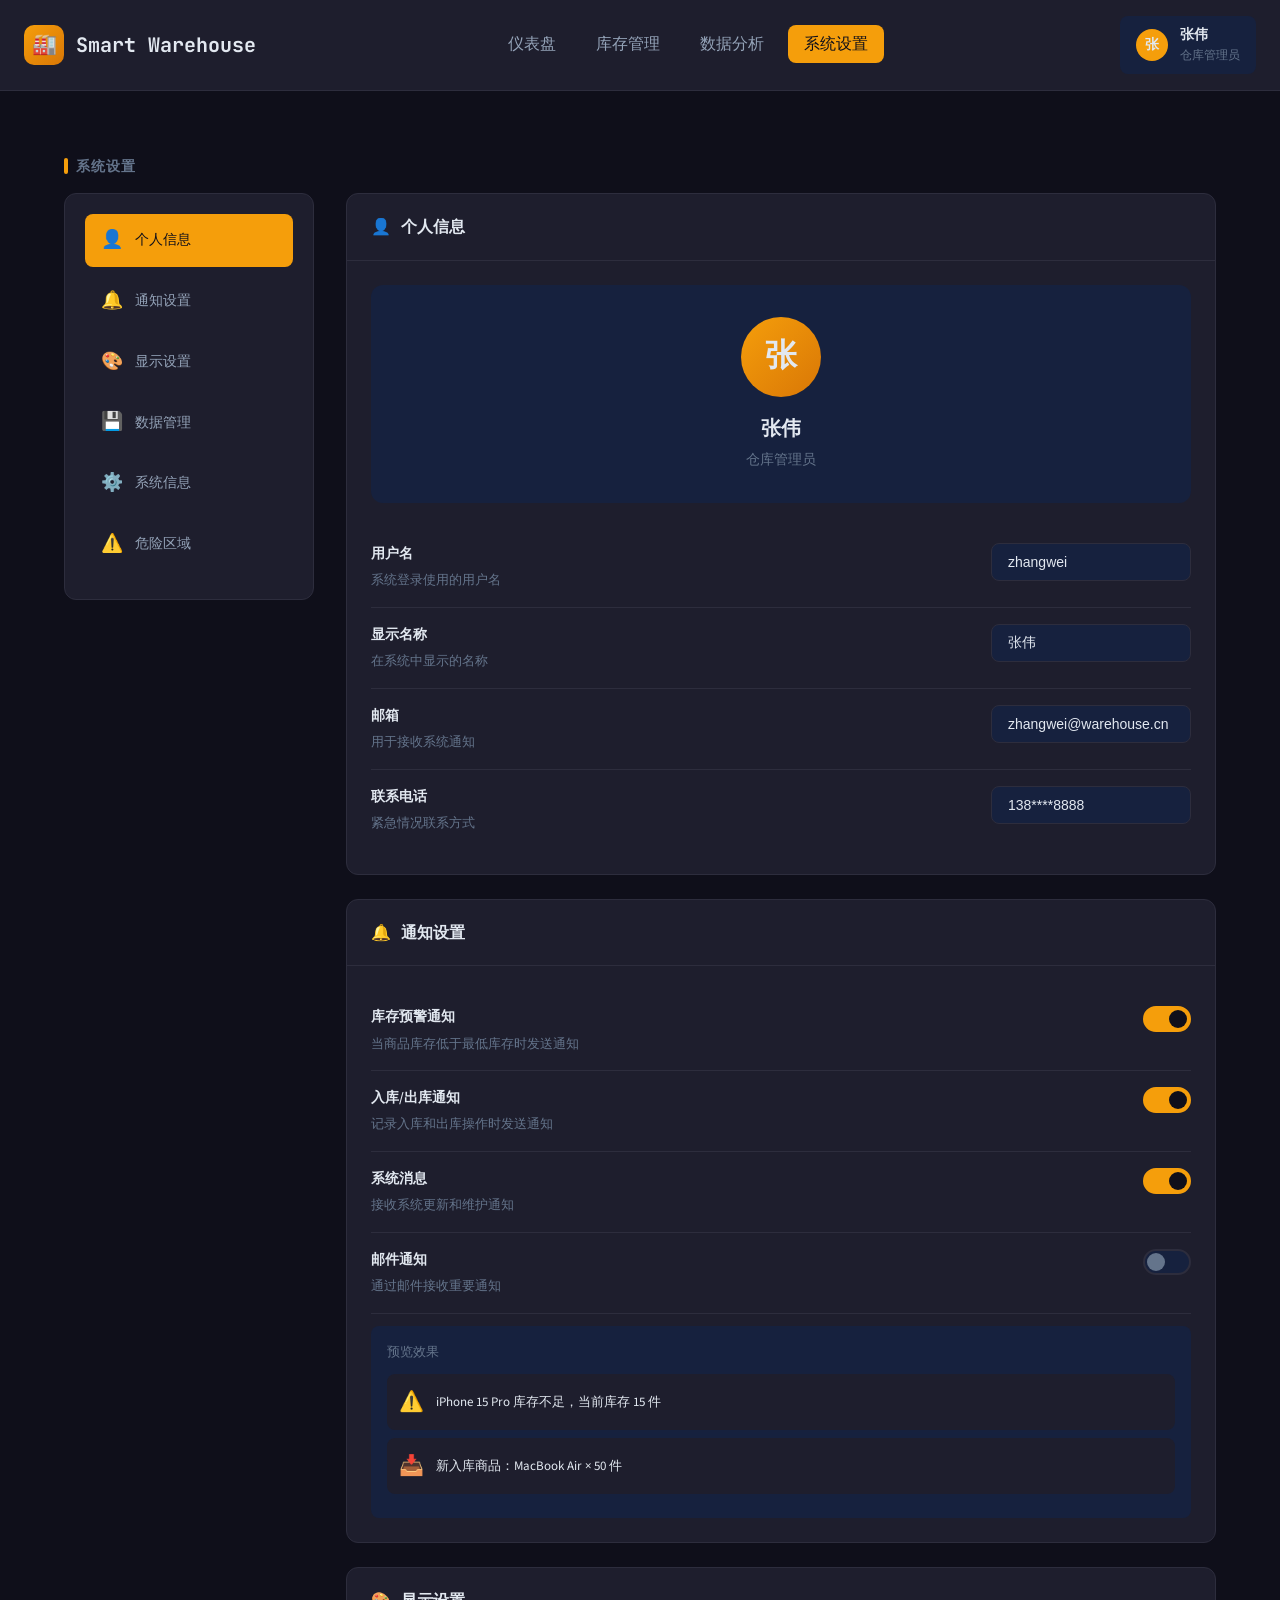
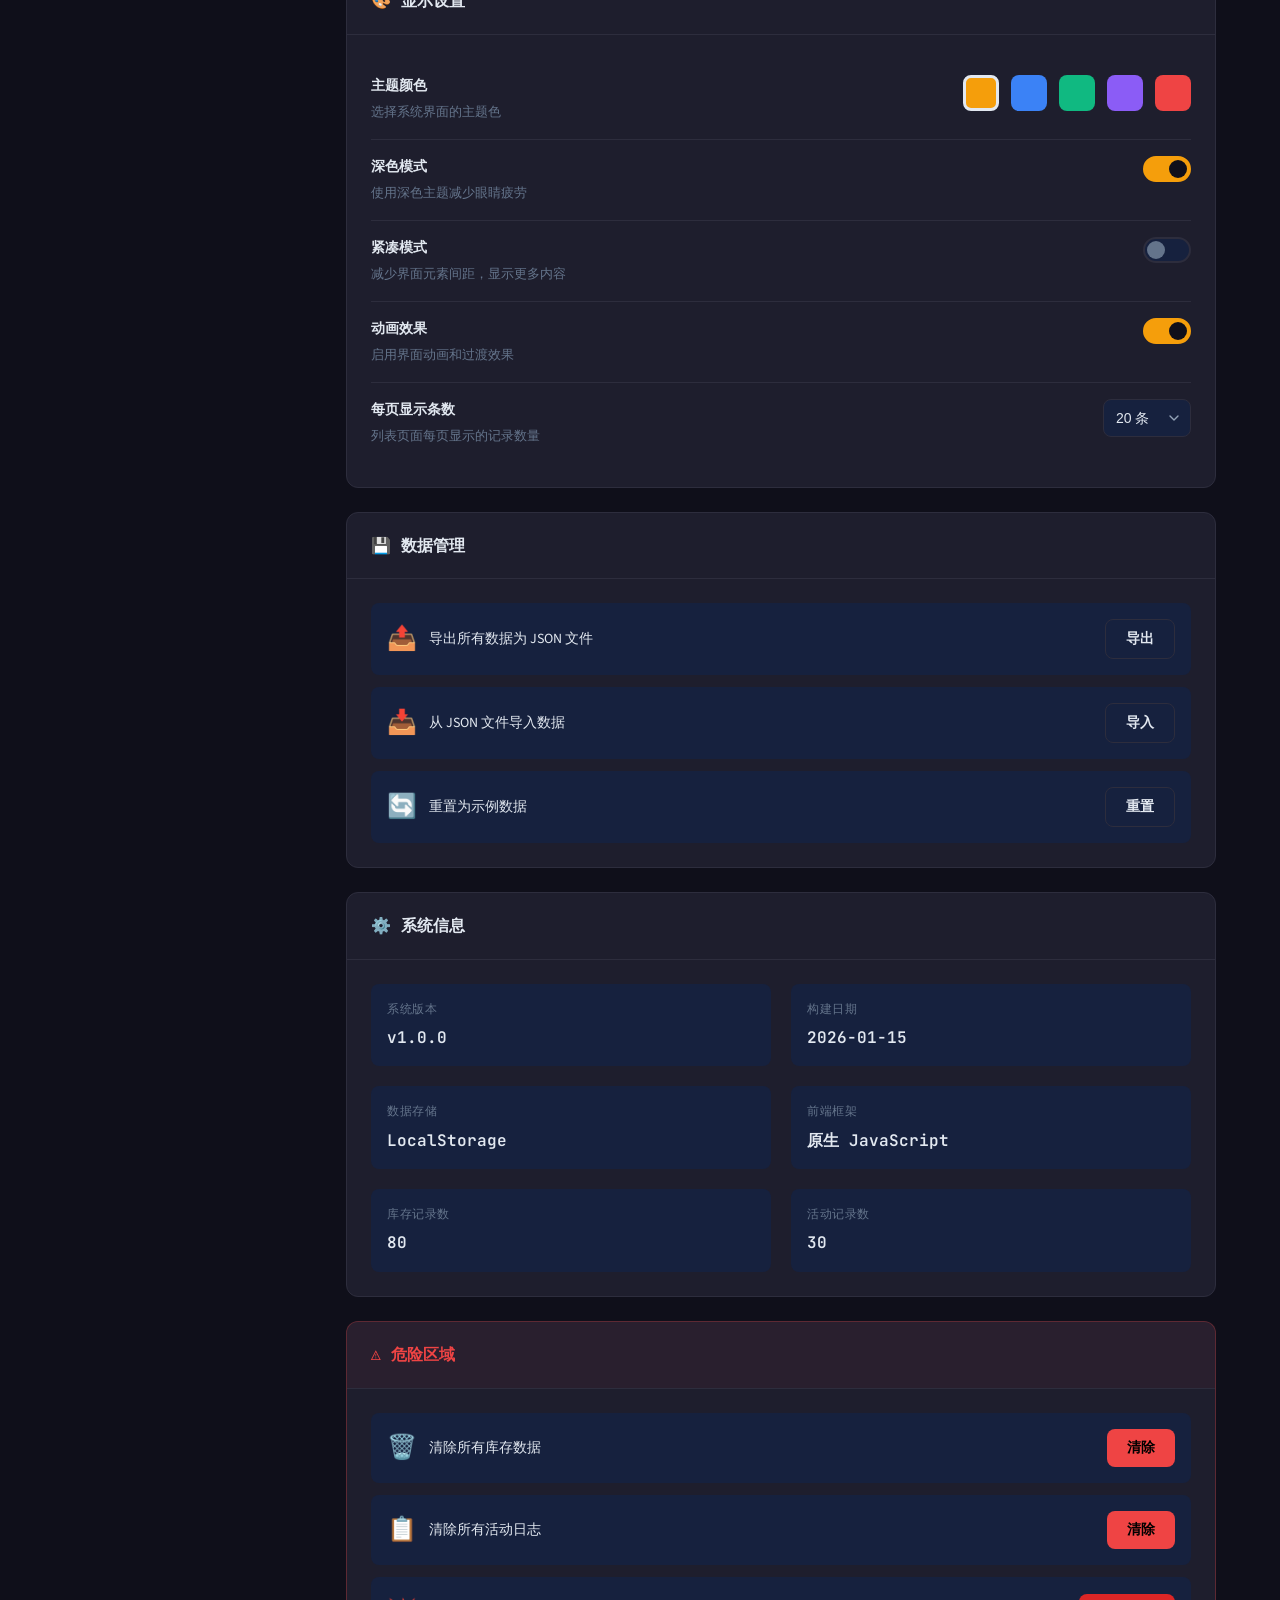
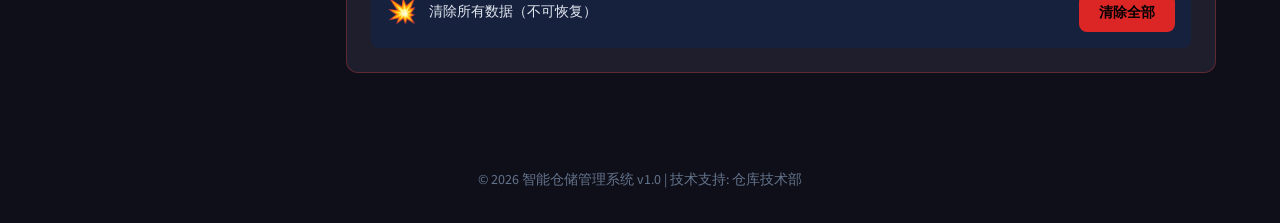
<file: settings.html>
<!DOCTYPE html>
<html lang="zh-CN">
<head>
  <meta charset="UTF-8">
  <meta name="viewport" content="width=device-width, initial-scale=1.0">
  <title>系统设置 - 智能仓储系统</title>
  <link rel="preconnect" href="https://fonts.googleapis.com">
  <link rel="preconnect" href="https://fonts.gstatic.com" crossorigin>
  <link href="https://fonts.googleapis.com/css2?family=JetBrains+Mono:wght@400;500;600;700&family=Source+Sans+Pro:wght@400;500;600;700&display=swap" rel="stylesheet">
  <link rel="stylesheet" href="css/styles.css">
  <style>
    .settings-container {
      max-width: 1200px;
      margin: 0 auto;
      padding: 32px 24px;
    }

    .settings-grid {
      display: grid;
      grid-template-columns: 250px 1fr;
      gap: 32px;
    }

    .settings-nav {
      background: var(--bg-card);
      border-radius: var(--radius);
      border: 1px solid var(--border-color);
      padding: 20px;
      height: fit-content;
      position: sticky;
      top: 100px;
    }

    .settings-nav-item {
      display: flex;
      align-items: center;
      gap: 12px;
      padding: 12px 16px;
      border-radius: 8px;
      color: var(--text-secondary);
      cursor: pointer;
      transition: var(--transition);
      margin-bottom: 8px;
      font-size: 14px;
      font-weight: 500;
    }

    .settings-nav-item:hover {
      background: var(--bg-surface);
      color: var(--text-primary);
    }

    .settings-nav-item.active {
      background: var(--primary);
      color: var(--bg-dark);
    }

    .settings-nav-item .icon {
      font-size: 18px;
    }

    .settings-content {
      display: flex;
      flex-direction: column;
      gap: 24px;
    }

    .settings-section {
      background: var(--bg-card);
      border-radius: var(--radius);
      border: 1px solid var(--border-color);
      overflow: hidden;
    }

    .settings-section-header {
      padding: 20px 24px;
      border-bottom: 1px solid var(--border-color);
      display: flex;
      align-items: center;
      justify-content: space-between;
    }

    .settings-section-title {
      font-family: 'JetBrains Mono', monospace;
      font-size: 16px;
      font-weight: 600;
      display: flex;
      align-items: center;
      gap: 10px;
    }

    .settings-section-body {
      padding: 24px;
    }

    .setting-item {
      display: flex;
      align-items: flex-start;
      justify-content: space-between;
      padding: 16px 0;
      border-bottom: 1px solid var(--border-color);
    }

    .setting-item:last-child {
      border-bottom: none;
    }

    .setting-info {
      flex: 1;
      max-width: 400px;
    }

    .setting-label {
      font-size: 14px;
      font-weight: 600;
      color: var(--text-primary);
      margin-bottom: 6px;
    }

    .setting-desc {
      font-size: 13px;
      color: var(--text-muted);
      line-height: 1.5;
    }

    .setting-control {
      flex-shrink: 0;
    }

    .toggle-switch {
      position: relative;
      width: 48px;
      height: 26px;
      background: var(--bg-surface);
      border-radius: 13px;
      cursor: pointer;
      transition: var(--transition);
      border: 2px solid var(--border-color);
    }

    .toggle-switch::after {
      content: '';
      position: absolute;
      top: 2px;
      left: 2px;
      width: 18px;
      height: 18px;
      background: var(--text-muted);
      border-radius: 50%;
      transition: var(--transition);
    }

    .toggle-switch.active {
      background: var(--primary);
      border-color: var(--primary);
    }

    .toggle-switch.active::after {
      left: 24px;
      background: var(--bg-dark);
    }

    .input-group {
      display: flex;
      gap: 12px;
      align-items: center;
    }

    .input-field {
      width: 200px;
      padding: 10px 16px;
      border: 1px solid var(--border-color);
      border-radius: 8px;
      background: var(--bg-surface);
      color: var(--text-primary);
      font-size: 14px;
      transition: var(--transition);
    }

    .input-field:focus {
      outline: none;
      border-color: var(--primary);
    }

    .color-picker {
      display: flex;
      gap: 12px;
      align-items: center;
    }

    .color-option {
      width: 36px;
      height: 36px;
      border-radius: 8px;
      cursor: pointer;
      transition: var(--transition);
      border: 3px solid transparent;
    }

    .color-option:hover {
      transform: scale(1.1);
    }

    .color-option.selected {
      border-color: var(--text-primary);
    }

    .btn-group {
      display: flex;
      gap: 12px;
    }

    .info-grid {
      display: grid;
      grid-template-columns: repeat(2, 1fr);
      gap: 20px;
    }

    .info-item {
      padding: 16px;
      background: var(--bg-surface);
      border-radius: 8px;
    }

    .info-label {
      font-size: 12px;
      color: var(--text-muted);
      margin-bottom: 6px;
      text-transform: uppercase;
      letter-spacing: 0.5px;
    }

    .info-value {
      font-family: 'JetBrains Mono', monospace;
      font-size: 16px;
      font-weight: 600;
      color: var(--text-primary);
    }

    .action-list {
      display: flex;
      flex-direction: column;
      gap: 12px;
    }

    .action-item {
      display: flex;
      align-items: center;
      justify-content: space-between;
      padding: 16px;
      background: var(--bg-surface);
      border-radius: 8px;
      transition: var(--transition);
    }

    .action-item:hover {
      background: rgba(245, 158, 11, 0.05);
    }

    .action-info {
      display: flex;
      align-items: center;
      gap: 12px;
    }

    .action-icon {
      font-size: 24px;
    }

    .action-text {
      font-size: 14px;
      color: var(--text-primary);
    }

    .danger-zone {
      border-color: rgba(239, 68, 68, 0.3);
    }

    .danger-zone .settings-section-header {
      background: rgba(239, 68, 68, 0.05);
    }

    .danger-zone .settings-section-title {
      color: var(--warning);
    }

    .user-avatar-large {
      width: 80px;
      height: 80px;
      border-radius: 50%;
      background: linear-gradient(135deg, var(--primary) 0%, #d97706 100%);
      display: flex;
      align-items: center;
      justify-content: center;
      font-size: 32px;
      font-weight: 700;
      margin: 0 auto 16px;
    }

    .profile-card {
      text-align: center;
      padding: 32px;
      background: var(--bg-surface);
      border-radius: 12px;
      margin-bottom: 24px;
    }

    .profile-name {
      font-size: 20px;
      font-weight: 700;
      color: var(--text-primary);
      margin-bottom: 4px;
    }

    .profile-role {
      font-size: 14px;
      color: var(--text-muted);
    }

    @media (max-width: 768px) {
      .settings-grid {
        grid-template-columns: 1fr;
      }

      .settings-nav {
        position: static;
        display: flex;
        overflow-x: auto;
        gap: 8px;
        padding: 12px;
      }

      .settings-nav-item {
        flex-shrink: 0;
        margin-bottom: 0;
      }

      .info-grid {
        grid-template-columns: 1fr;
      }

      .setting-item {
        flex-direction: column;
        gap: 16px;
      }

      .input-group {
        width: 100%;
      }

      .input-field {
        width: 100%;
      }
    }

    .notification-preview {
      background: var(--bg-surface);
      border-radius: 8px;
      padding: 16px;
      margin-top: 12px;
    }

    .notification-item {
      display: flex;
      align-items: center;
      gap: 12px;
      padding: 12px;
      background: var(--bg-card);
      border-radius: 8px;
      margin-bottom: 8px;
    }

    .notification-icon {
      font-size: 20px;
    }

    .notification-text {
      font-size: 13px;
      color: var(--text-primary);
    }
  </style>
</head>
<body>
  <header class="header">
    <div class="app-container">
      <div class="header-content">
        <div class="logo">
          <div class="logo-icon">🏭</div>
          <span class="logo-text">Smart Warehouse</span>
        </div>

        <nav>
          <ul class="nav-menu">
            <li><a class="nav-item" href="index.html" data-page="dashboard">仪表盘</a></li>
            <li><a class="nav-item" href="index.html" data-page="inventory">库存管理</a></li>
            <li><a class="nav-item" href="analytics.html" data-page="analytics">数据分析</a></li>
            <li><a class="nav-item active" data-page="settings">系统设置</a></li>
          </ul>
        </nav>

        <div class="user-info">
          <div class="user-avatar">张</div>
          <div class="user-details">
            <div class="user-name">张伟</div>
            <div class="user-role">仓库管理员</div>
          </div>
        </div>
      </div>
    </div>
  </header>

  <main class="main-content">
    <div class="settings-container">
      <h2 class="section-title">系统设置</h2>

      <div class="settings-grid">
        <nav class="settings-nav">
          <div class="settings-nav-item active" data-section="profile">
            <span class="icon">👤</span>
            <span>个人信息</span>
          </div>
          <div class="settings-nav-item" data-section="notifications">
            <span class="icon">🔔</span>
            <span>通知设置</span>
          </div>
          <div class="settings-nav-item" data-section="display">
            <span class="icon">🎨</span>
            <span>显示设置</span>
          </div>
          <div class="settings-nav-item" data-section="data">
            <span class="icon">💾</span>
            <span>数据管理</span>
          </div>
          <div class="settings-nav-item" data-section="system">
            <span class="icon">⚙️</span>
            <span>系统信息</span>
          </div>
          <div class="settings-nav-item danger" data-section="danger">
            <span class="icon">⚠️</span>
            <span>危险区域</span>
          </div>
        </nav>

        <div class="settings-content">
          <div class="settings-section" id="section-profile">
            <div class="settings-section-header">
              <h3 class="settings-section-title">
                👤 个人信息
              </h3>
            </div>
            <div class="settings-section-body">
              <div class="profile-card">
                <div class="user-avatar-large">张</div>
                <div class="profile-name">张伟</div>
                <div class="profile-role">仓库管理员</div>
              </div>

              <div class="setting-item">
                <div class="setting-info">
                  <div class="setting-label">用户名</div>
                  <div class="setting-desc">系统登录使用的用户名</div>
                </div>
                <div class="setting-control">
                  <input type="text" class="input-field" value="zhangwei" readonly>
                </div>
              </div>

              <div class="setting-item">
                <div class="setting-info">
                  <div class="setting-label">显示名称</div>
                  <div class="setting-desc">在系统中显示的名称</div>
                </div>
                <div class="setting-control">
                  <input type="text" class="input-field" value="张伟">
                </div>
              </div>

              <div class="setting-item">
                <div class="setting-info">
                  <div class="setting-label">邮箱</div>
                  <div class="setting-desc">用于接收系统通知</div>
                </div>
                <div class="setting-control">
                  <input type="email" class="input-field" value="zhangwei@warehouse.cn">
                </div>
              </div>

              <div class="setting-item">
                <div class="setting-info">
                  <div class="setting-label">联系电话</div>
                  <div class="setting-desc">紧急情况联系方式</div>
                </div>
                <div class="setting-control">
                  <input type="tel" class="input-field" value="138****8888">
                </div>
              </div>
            </div>
          </div>

          <div class="settings-section" id="section-notifications">
            <div class="settings-section-header">
              <h3 class="settings-section-title">
                🔔 通知设置
              </h3>
            </div>
            <div class="settings-section-body">
              <div class="setting-item">
                <div class="setting-info">
                  <div class="setting-label">库存预警通知</div>
                  <div class="setting-desc">当商品库存低于最低库存时发送通知</div>
                </div>
                <div class="setting-control">
                  <div class="toggle-switch active" onclick="this.classList.toggle('active')"></div>
                </div>
              </div>

              <div class="setting-item">
                <div class="setting-info">
                  <div class="setting-label">入库/出库通知</div>
                  <div class="setting-desc">记录入库和出库操作时发送通知</div>
                </div>
                <div class="setting-control">
                  <div class="toggle-switch active" onclick="this.classList.toggle('active')"></div>
                </div>
              </div>

              <div class="setting-item">
                <div class="setting-info">
                  <div class="setting-label">系统消息</div>
                  <div class="setting-desc">接收系统更新和维护通知</div>
                </div>
                <div class="setting-control">
                  <div class="toggle-switch active" onclick="this.classList.toggle('active')"></div>
                </div>
              </div>

              <div class="setting-item">
                <div class="setting-info">
                  <div class="setting-label">邮件通知</div>
                  <div class="setting-desc">通过邮件接收重要通知</div>
                </div>
                <div class="setting-control">
                  <div class="toggle-switch" onclick="this.classList.toggle('active')"></div>
                </div>
              </div>

              <div class="notification-preview">
                <div style="font-size: 13px; color: var(--text-muted); margin-bottom: 12px;">预览效果</div>
                <div class="notification-item">
                  <span class="notification-icon">⚠️</span>
                  <span class="notification-text">iPhone 15 Pro 库存不足，当前库存 15 件</span>
                </div>
                <div class="notification-item">
                  <span class="notification-icon">📥</span>
                  <span class="notification-text">新入库商品：MacBook Air × 50 件</span>
                </div>
              </div>
            </div>
          </div>

          <div class="settings-section" id="section-display">
            <div class="settings-section-header">
              <h3 class="settings-section-title">
                🎨 显示设置
              </h3>
            </div>
            <div class="settings-section-body">
              <div class="setting-item">
                <div class="setting-info">
                  <div class="setting-label">主题颜色</div>
                  <div class="setting-desc">选择系统界面的主题色</div>
                </div>
                <div class="setting-control">
                  <div class="color-picker">
                    <div class="color-option selected" style="background: #f59e0b;" title="琥珀橙"></div>
                    <div class="color-option" style="background: #3b82f6;" title="科技蓝"></div>
                    <div class="color-option" style="background: #10b981;" title="翡翠绿"></div>
                    <div class="color-option" style="background: #8b5cf6;" title="梦幻紫"></div>
                    <div class="color-option" style="background: #ef4444;" title="烈焰红"></div>
                  </div>
                </div>
              </div>

              <div class="setting-item">
                <div class="setting-info">
                  <div class="setting-label">深色模式</div>
                  <div class="setting-desc">使用深色主题减少眼睛疲劳</div>
                </div>
                <div class="setting-control">
                  <div class="toggle-switch active" onclick="this.classList.toggle('active')"></div>
                </div>
              </div>

              <div class="setting-item">
                <div class="setting-info">
                  <div class="setting-label">紧凑模式</div>
                  <div class="setting-desc">减少界面元素间距，显示更多内容</div>
                </div>
                <div class="setting-control">
                  <div class="toggle-switch" onclick="this.classList.toggle('active')"></div>
                </div>
              </div>

              <div class="setting-item">
                <div class="setting-info">
                  <div class="setting-label">动画效果</div>
                  <div class="setting-desc">启用界面动画和过渡效果</div>
                </div>
                <div class="setting-control">
                  <div class="toggle-switch active" onclick="this.classList.toggle('active')"></div>
                </div>
              </div>

              <div class="setting-item">
                <div class="setting-info">
                  <div class="setting-label">每页显示条数</div>
                  <div class="setting-desc">列表页面每页显示的记录数量</div>
                </div>
                <div class="setting-control">
                  <select class="filter-select">
                    <option value="10">10 条</option>
                    <option value="20" selected>20 条</option>
                    <option value="50">50 条</option>
                    <option value="100">100 条</option>
                  </select>
                </div>
              </div>
            </div>
          </div>

          <div class="settings-section" id="section-data">
            <div class="settings-section-header">
              <h3 class="settings-section-title">
                💾 数据管理
              </h3>
            </div>
            <div class="settings-section-body">
              <div class="action-list">
                <div class="action-item">
                  <div class="action-info">
                    <span class="action-icon">📤</span>
                    <span class="action-text">导出所有数据为 JSON 文件</span>
                  </div>
                  <button class="btn btn-secondary" onclick="Settings.exportData()">导出</button>
                </div>

                <div class="action-item">
                  <div class="action-info">
                    <span class="action-icon">📥</span>
                    <span class="action-text">从 JSON 文件导入数据</span>
                  </div>
                  <button class="btn btn-secondary">导入</button>
                </div>

                <div class="action-item">
                  <div class="action-info">
                    <span class="action-icon">🔄</span>
                    <span class="action-text">重置为示例数据</span>
                  </div>
                  <button class="btn btn-secondary" onclick="Settings.resetData()">重置</button>
                </div>
              </div>
            </div>
          </div>

          <div class="settings-section" id="section-system">
            <div class="settings-section-header">
              <h3 class="settings-section-title">
                ⚙️ 系统信息
              </h3>
            </div>
            <div class="settings-section-body">
              <div class="info-grid">
                <div class="info-item">
                  <div class="info-label">系统版本</div>
                  <div class="info-value">v1.0.0</div>
                </div>
                <div class="info-item">
                  <div class="info-label">构建日期</div>
                  <div class="info-value">2026-01-15</div>
                </div>
                <div class="info-item">
                  <div class="info-label">数据存储</div>
                  <div class="info-value">LocalStorage</div>
                </div>
                <div class="info-item">
                  <div class="info-label">前端框架</div>
                  <div class="info-value">原生 JavaScript</div>
                </div>
                <div class="info-item">
                  <div class="info-label">库存记录数</div>
                  <div class="info-value" id="inventory-count">0</div>
                </div>
                <div class="info-item">
                  <div class="info-label">活动记录数</div>
                  <div class="info-value" id="activity-count">0</div>
                </div>
              </div>
            </div>
          </div>

          <div class="settings-section danger-zone" id="section-danger">
            <div class="settings-section-header">
              <h3 class="settings-section-title">
                ⚠️ 危险区域
              </h3>
            </div>
            <div class="settings-section-body">
              <div class="action-list">
                <div class="action-item">
                  <div class="action-info">
                    <span class="action-icon">🗑️</span>
                    <span class="action-text">清除所有库存数据</span>
                  </div>
                  <button class="btn btn-danger" style="background: var(--warning);" onclick="Settings.clearInventory()">
                    清除
                  </button>
                </div>

                <div class="action-item">
                  <div class="action-info">
                    <span class="action-icon">📋</span>
                    <span class="action-text">清除所有活动日志</span>
                  </div>
                  <button class="btn btn-danger" style="background: var(--warning);" onclick="Settings.clearActivities()">
                    清除
                  </button>
                </div>

                <div class="action-item">
                  <div class="action-info">
                    <span class="action-icon">💥</span>
                    <span class="action-text">清除所有数据（不可恢复）</span>
                  </div>
                  <button class="btn btn-danger" style="background: #dc2626;" onclick="Settings.clearAll()">
                    清除全部
                  </button>
                </div>
              </div>
            </div>
          </div>
        </div>
      </div>
    </div>
  </main>

  <footer style="text-align: center; padding: 32px 0; color: var(--text-muted); font-size: 14px;">
    <p>© 2026 智能仓储管理系统 v1.0 | 技术支持: 仓库技术部</p>
  </footer>

  <script src="js/utils.js"></script>
  <script src="js/store.js"></script>
  <script>
    const Settings = {
      init() {
        Store.init();
        this.renderStats();
        this.bindEvents();
      },

      renderStats() {
        document.getElementById('inventory-count').textContent = Store.inventory.length;
        document.getElementById('activity-count').textContent = Store.activities.length;
      },

      bindEvents() {
        const navItems = document.querySelectorAll('.settings-nav-item');
        navItems.forEach(item => {
          item.addEventListener('click', () => {
            navItems.forEach(i => i.classList.remove('active'));
            item.classList.add('active');

            const section = item.dataset.section;
            this.scrollToSection(`section-${section}`);
          });
        });

        const colorOptions = document.querySelectorAll('.color-option');
        colorOptions.forEach(option => {
          option.addEventListener('click', () => {
            colorOptions.forEach(o => o.classList.remove('selected'));
            option.classList.add('selected');
            Utils.showNotification('主题颜色已更新', 'success');
          });
        });
      },

      scrollToSection(sectionId) {
        const section = document.getElementById(sectionId);
        if (section) {
          section.scrollIntoView({ behavior: 'smooth', block: 'start' });
        }
      },

      exportData() {
        const data = {
          inventory: Store.inventory,
          activities: Store.activities,
          exportTime: new Date().toISOString()
        };

        Utils.downloadJSON(data, `warehouse_backup_${new Date().toISOString().split('T')[0]}.json`);
        Utils.showNotification('数据导出成功！', 'success');
      },

      resetData() {
        if (confirm('确定要重置为示例数据吗？这将清除所有当前数据。')) {
          localStorage.removeItem('inventory');
          localStorage.removeItem('activities');
          Store.inventory = Store.generateInitialInventory();
          Store.activities = Store.generateInitialActivities();
          Store.saveInventory();
          Store.saveActivities();
          this.renderStats();
          Utils.showNotification('数据已重置为示例数据', 'success');
        }
      },

      clearInventory() {
        if (confirm('确定要清除所有库存数据吗？')) {
          Store.inventory = [];
          Store.saveInventory();
          this.renderStats();
          Utils.showNotification('库存数据已清除', 'success');
        }
      },

      clearActivities() {
        if (confirm('确定要清除所有活动日志吗？')) {
          Store.activities = [];
          Store.saveActivities();
          this.renderStats();
          Utils.showNotification('活动日志已清除', 'success');
        }
      },

      clearAll() {
        if (confirm('确定要清除所有数据吗？此操作不可撤销！')) {
          if (confirm('这是最后一次确认，点击确定将清除所有数据。')) {
            localStorage.removeItem('inventory');
            localStorage.removeItem('activities');
            Store.inventory = [];
            Store.activities = [];
            this.renderStats();
            Utils.showNotification('所有数据已清除', 'success');
          }
        }
      }
    };

    document.addEventListener('DOMContentLoaded', () => {
      Settings.init();
    });
  </script>
</body>
</html>
</file>
<file: css/styles.css>
:root {
  --primary: #f59e0b;
  --primary-hover: #fbbf24;
  --success: #10b981;
  --warning: #ef4444;
  --bg-dark: #0f0f1a;
  --bg-card: #1e1e2d;
  --bg-surface: #16213e;
  --text-primary: #e2e8f0;
  --text-secondary: #94a3b8;
  --text-muted: #64748b;
  --border-color: #2d2d3d;
  --shadow: 0 4px 20px rgba(0, 0, 0, 0.3);
  --radius: 12px;
  --transition: all 0.2s ease;
}

* {
  margin: 0;
  padding: 0;
  box-sizing: border-box;
}

body {
  font-family: 'Source Sans Pro', sans-serif;
  background: var(--bg-dark);
  color: var(--text-primary);
  line-height: 1.6;
  min-height: 100vh;
}

.app-container {
  max-width: 1440px;
  margin: 0 auto;
  padding: 0 24px;
}

/* Header */
.header {
  background: var(--bg-card);
  border-bottom: 1px solid var(--border-color);
  padding: 16px 0;
  position: sticky;
  top: 0;
  z-index: 100;
  backdrop-filter: blur(10px);
}

.header-content {
  display: flex;
  align-items: center;
  justify-content: space-between;
  gap: 32px;
}

.logo {
  display: flex;
  align-items: center;
  gap: 12px;
}

.logo-icon {
  width: 40px;
  height: 40px;
  background: linear-gradient(135deg, var(--primary) 0%, #d97706 100%);
  border-radius: 10px;
  display: flex;
  align-items: center;
  justify-content: center;
  font-size: 20px;
}

.logo-text {
  font-family: 'JetBrains Mono', monospace;
  font-size: 20px;
  font-weight: 700;
  color: var(--text-primary);
}

.nav-menu {
  display: flex;
  gap: 8px;
  list-style: none;
}

.nav-item {
  padding: 8px 16px;
  border-radius: 8px;
  color: var(--text-secondary);
  text-decoration: none;
  font-weight: 500;
  transition: var(--transition);
  cursor: pointer;
}

.nav-item:hover {
  background: var(--bg-surface);
  color: var(--text-primary);
}

.nav-item.active {
  background: var(--primary);
  color: var(--bg-dark);
}

.user-info {
  display: flex;
  align-items: center;
  gap: 12px;
  padding: 8px 16px;
  background: var(--bg-surface);
  border-radius: 8px;
}

.user-avatar {
  width: 32px;
  height: 32px;
  border-radius: 50%;
  background: var(--primary);
  display: flex;
  align-items: center;
  justify-content: center;
  font-weight: 600;
  font-size: 14px;
}

.user-details {
  font-size: 14px;
}

.user-name {
  font-weight: 600;
  color: var(--text-primary);
}

.user-role {
  color: var(--text-muted);
  font-size: 12px;
}

/* Main Content */
.main-content {
  padding: 32px 0;
}

/* Section Title */
.section-title {
  font-family: 'JetBrains Mono', monospace;
  font-size: 14px;
  font-weight: 600;
  color: var(--text-muted);
  text-transform: uppercase;
  letter-spacing: 1px;
  margin-bottom: 16px;
  display: flex;
  align-items: center;
  gap: 8px;
}

.section-title::before {
  content: '';
  width: 4px;
  height: 16px;
  background: var(--primary);
  border-radius: 2px;
}

/* Metric Cards Grid */
.metrics-grid {
  display: grid;
  grid-template-columns: repeat(auto-fit, minmax(250px, 1fr));
  gap: 24px;
  margin-bottom: 32px;
}

.metric-card {
  background: var(--bg-card);
  border-radius: var(--radius);
  padding: 24px;
  border: 1px solid var(--border-color);
  transition: var(--transition);
  cursor: pointer;
  position: relative;
  overflow: hidden;
}

.metric-card::before {
  content: '';
  position: absolute;
  top: 0;
  left: 0;
  right: 0;
  height: 3px;
  background: var(--primary);
  opacity: 0;
  transition: var(--transition);
}

.metric-card:hover {
  transform: translateY(-2px);
  border-color: var(--primary);
  box-shadow: 0 0 20px rgba(245, 158, 11, 0.1);
}

.metric-card:hover::before {
  opacity: 1;
}

.metric-icon {
  width: 48px;
  height: 48px;
  border-radius: 12px;
  display: flex;
  align-items: center;
  justify-content: center;
  font-size: 24px;
  margin-bottom: 16px;
}

.metric-icon.total { background: rgba(245, 158, 11, 0.15); }
.metric-icon.instock { background: rgba(16, 185, 129, 0.15); }
.metric-icon.pending { background: rgba(59, 130, 246, 0.15); }
.metric-icon.outbound { background: rgba(239, 68, 68, 0.15); }

.metric-title {
  font-size: 14px;
  color: var(--text-secondary);
  margin-bottom: 8px;
  font-weight: 500;
}

.metric-value {
  font-family: 'JetBrains Mono', monospace;
  font-size: 32px;
  font-weight: 700;
  color: var(--text-primary);
  margin-bottom: 8px;
}

.metric-trend {
  display: flex;
  align-items: center;
  gap: 4px;
  font-size: 13px;
  font-weight: 500;
}

.metric-trend.up { color: var(--success); }
.metric-trend.down { color: var(--warning); }

/* Dashboard Grid */
.dashboard-grid {
  display: grid;
  grid-template-columns: 1fr 400px;
  gap: 24px;
  margin-bottom: 32px;
}

.panel {
  background: var(--bg-card);
  border-radius: var(--radius);
  border: 1px solid var(--border-color);
  overflow: hidden;
}

.panel-header {
  padding: 20px 24px;
  border-bottom: 1px solid var(--border-color);
  display: flex;
  align-items: center;
  justify-content: space-between;
}

.panel-title {
  font-family: 'JetBrains Mono', monospace;
  font-size: 16px;
  font-weight: 600;
  color: var(--text-primary);
}

.panel-body {
  padding: 24px;
}

/* Heatmap */
.heatmap-container {
  position: relative;
  height: 320px;
}

.heatmap-grid {
  display: grid;
  grid-template-columns: repeat(8, 1fr);
  grid-template-rows: repeat(6, 1fr);
  gap: 4px;
  height: 100%;
}

.heatmap-cell {
  border-radius: 6px;
  cursor: pointer;
  transition: var(--transition);
  display: flex;
  align-items: center;
  justify-content: center;
  font-family: 'JetBrains Mono', monospace;
  font-size: 12px;
  font-weight: 600;
  position: relative;
}

.heatmap-cell:hover {
  transform: scale(1.05);
  z-index: 10;
  box-shadow: 0 4px 12px rgba(0, 0, 0, 0.3);
}

.heatmap-cell .tooltip {
  position: absolute;
  bottom: 100%;
  left: 50%;
  transform: translateX(-50%);
  background: var(--bg-dark);
  border: 1px solid var(--border-color);
  padding: 8px 12px;
  border-radius: 6px;
  font-size: 12px;
  white-space: nowrap;
  opacity: 0;
  visibility: hidden;
  transition: var(--transition);
  pointer-events: none;
  z-index: 100;
}

.heatmap-cell:hover .tooltip {
  opacity: 1;
  visibility: visible;
}

.heatmap-legend {
  display: flex;
  align-items: center;
  justify-content: center;
  gap: 8px;
  margin-top: 16px;
  font-size: 12px;
  color: var(--text-muted);
}

.legend-gradient {
  width: 120px;
  height: 12px;
  border-radius: 6px;
  background: linear-gradient(90deg, #1e3a5f 0%, #fbbf24 50%, #ef4444 100%);
}

/* Activity Feed */
.activity-list {
  display: flex;
  flex-direction: column;
  gap: 16px;
  max-height: 320px;
  overflow-y: auto;
}

.activity-item {
  display: flex;
  gap: 12px;
  padding: 12px;
  border-radius: 8px;
  background: var(--bg-surface);
  transition: var(--transition);
}

.activity-item:hover {
  background: rgba(245, 158, 11, 0.05);
}

.activity-icon {
  width: 36px;
  height: 36px;
  border-radius: 8px;
  display: flex;
  align-items: center;
  justify-content: center;
  font-size: 16px;
  flex-shrink: 0;
}

.activity-icon.inbound { background: rgba(16, 185, 129, 0.15); color: var(--success); }
.activity-icon.outbound { background: rgba(239, 68, 68, 0.15); color: var(--warning); }
.activity-icon.transfer { background: rgba(59, 130, 246, 0.15); color: #3b82f6; }
.activity-icon.adjustment { background: rgba(245, 158, 11, 0.15); color: var(--primary); }

.activity-content {
  flex: 1;
  min-width: 0;
}

.activity-message {
  font-size: 14px;
  color: var(--text-primary);
  margin-bottom: 4px;
}

.activity-message strong {
  color: var(--primary);
}

.activity-time {
  font-size: 12px;
  color: var(--text-muted);
  font-family: 'JetBrains Mono', monospace;
}

/* Inventory Section */
.inventory-section {
  background: var(--bg-card);
  border-radius: var(--radius);
  border: 1px solid var(--border-color);
  overflow: hidden;
}

.inventory-header {
  padding: 20px 24px;
  border-bottom: 1px solid var(--border-color);
  display: flex;
  align-items: center;
  justify-content: space-between;
  gap: 16px;
  flex-wrap: wrap;
}

.search-box {
  position: relative;
  flex: 1;
  max-width: 400px;
}

.search-input {
  width: 100%;
  padding: 10px 16px 10px 40px;
  border: 1px solid var(--border-color);
  border-radius: 8px;
  background: var(--bg-surface);
  color: var(--text-primary);
  font-size: 14px;
  transition: var(--transition);
}

.search-input:focus {
  outline: none;
  border-color: var(--primary);
  box-shadow: 0 0 0 3px rgba(245, 158, 11, 0.1);
}

.search-icon {
  position: absolute;
  left: 12px;
  top: 50%;
  transform: translateY(-50%);
  color: var(--text-muted);
}

.filter-group {
  display: flex;
  gap: 12px;
  align-items: center;
}

.filter-select {
  padding: 10px 32px 10px 12px;
  border: 1px solid var(--border-color);
  border-radius: 8px;
  background: var(--bg-surface);
  color: var(--text-primary);
  font-size: 14px;
  cursor: pointer;
  transition: var(--transition);
  appearance: none;
  background-image: url("data:image/svg+xml,%3Csvg xmlns='http://www.w3.org/2000/svg' width='16' height='16' viewBox='0 0 24 24' fill='none' stroke='%2394a3b8' stroke-width='2' stroke-linecap='round' stroke-linejoin='round'%3E%3Cpath d='m6 9 6 6 6-6'/%3E%3C/svg%3E");
  background-repeat: no-repeat;
  background-position: right 8px center;
}

.filter-select:focus {
  outline: none;
  border-color: var(--primary);
}

.btn {
  padding: 10px 20px;
  border-radius: 8px;
  font-size: 14px;
  font-weight: 600;
  cursor: pointer;
  transition: var(--transition);
  display: inline-flex;
  align-items: center;
  gap: 8px;
  border: none;
}

.btn-primary {
  background: var(--primary);
  color: var(--bg-dark);
}

.btn-primary:hover {
  background: var(--primary-hover);
  transform: translateY(-1px);
}

.btn-secondary {
  background: var(--bg-surface);
  color: var(--text-primary);
  border: 1px solid var(--border-color);
}

.btn-secondary:hover {
  background: var(--border-color);
}

.btn:active {
  transform: scale(0.98);
}

/* Data Table */
.data-table-container {
  overflow-x: auto;
}

.data-table {
  width: 100%;
  border-collapse: collapse;
}

.data-table th {
  text-align: left;
  padding: 14px 20px;
  font-family: 'JetBrains Mono', monospace;
  font-size: 12px;
  font-weight: 600;
  color: var(--text-muted);
  text-transform: uppercase;
  letter-spacing: 0.5px;
  background: var(--bg-surface);
  border-bottom: 1px solid var(--border-color);
  cursor: pointer;
  user-select: none;
  transition: var(--transition);
}

.data-table th:hover {
  color: var(--text-primary);
  background: rgba(245, 158, 11, 0.05);
}

.data-table th .sort-icon {
  margin-left: 6px;
  opacity: 0.5;
}

.data-table th.sorted .sort-icon {
  opacity: 1;
  color: var(--primary);
}

.data-table td {
  padding: 16px 20px;
  border-bottom: 1px solid var(--border-color);
  font-size: 14px;
}

.data-table tbody tr {
  transition: var(--transition);
  position: relative;
}

.data-table tbody tr::before {
  content: '';
  position: absolute;
  left: 0;
  top: 0;
  bottom: 0;
  width: 3px;
  background: transparent;
  transition: var(--transition);
}

.data-table tbody tr:hover {
  background: rgba(255, 255, 255, 0.02);
}

.data-table tbody tr:hover::before {
  background: var(--primary);
}

.sku-cell {
  font-family: 'JetBrains Mono', monospace;
  font-weight: 600;
  color: var(--primary);
}

.name-cell {
  font-weight: 500;
  color: var(--text-primary);
}

.category-badge {
  display: inline-block;
  padding: 4px 10px;
  border-radius: 12px;
  font-size: 12px;
  font-weight: 500;
}

.category-badge.electronics { background: rgba(59, 130, 246, 0.15); color: #3b82f6; }
.category-badge.clothing { background: rgba(168, 85, 247, 0.15); color: #a855f7; }
.category-badge.food { background: rgba(16, 185, 129, 0.15); color: var(--success); }
.category-badge.tools { background: rgba(245, 158, 11, 0.15); color: var(--primary); }
.category-badge.other { background: rgba(148, 163, 184, 0.15); color: var(--text-secondary); }

.quantity-cell {
  font-family: 'JetBrains Mono', monospace;
  font-weight: 600;
}

.quantity-cell.low {
  color: var(--warning);
}

.quantity-cell.normal {
  color: var(--success);
}

.location-cell {
  font-family: 'JetBrains Mono', monospace;
  color: var(--text-secondary);
}

.status-badge {
  display: inline-flex;
  align-items: center;
  gap: 6px;
  padding: 4px 10px;
  border-radius: 12px;
  font-size: 12px;
  font-weight: 500;
}

.status-badge::before {
  content: '';
  width: 6px;
  height: 6px;
  border-radius: 50%;
}

.status-badge.instock::before { background: var(--success); }
.status-badge.lowstock::before { background: var(--warning); }
.status-badge.outofstock::before { background: var(--text-muted); }

.status-badge.instock { background: rgba(16, 185, 129, 0.15); color: var(--success); }
.status-badge.lowstock { background: rgba(239, 68, 68, 0.15); color: var(--warning); }
.status-badge.outofstock { background: rgba(148, 163, 184, 0.15); color: var(--text-muted); }

.action-buttons {
  display: flex;
  gap: 8px;
}

.action-btn {
  width: 32px;
  height: 32px;
  border-radius: 6px;
  border: none;
  background: transparent;
  color: var(--text-muted);
  cursor: pointer;
  transition: var(--transition);
  display: flex;
  align-items: center;
  justify-content: center;
}

.action-btn:hover {
  background: var(--bg-surface);
  color: var(--text-primary);
}

.action-btn.danger:hover {
  background: rgba(239, 68, 68, 0.15);
  color: var(--warning);
}

/* Pagination */
.pagination-container {
  display: flex;
  align-items: center;
  justify-content: space-between;
  padding: 16px 24px;
  border-top: 1px solid var(--border-color);
  background: var(--bg-surface);
}

.pagination-info {
  font-size: 14px;
  color: var(--text-muted);
}

.pagination-controls {
  display: flex;
  gap: 8px;
}

.page-btn {
  min-width: 36px;
  height: 36px;
  border-radius: 8px;
  border: 1px solid var(--border-color);
  background: var(--bg-card);
  color: var(--text-primary);
  font-size: 14px;
  font-weight: 500;
  cursor: pointer;
  transition: var(--transition);
  display: flex;
  align-items: center;
  justify-content: center;
}

.page-btn:hover:not(:disabled) {
  background: var(--bg-surface);
  border-color: var(--primary);
}

.page-btn.active {
  background: var(--primary);
  border-color: var(--primary);
  color: var(--bg-dark);
}

.page-btn:disabled {
  opacity: 0.5;
  cursor: not-allowed;
}

/* Modal */
.modal-overlay {
  position: fixed;
  top: 0;
  left: 0;
  right: 0;
  bottom: 0;
  background: rgba(0, 0, 0, 0.7);
  backdrop-filter: blur(4px);
  display: flex;
  align-items: center;
  justify-content: center;
  z-index: 1000;
  opacity: 0;
  visibility: hidden;
  transition: var(--transition);
}

.modal-overlay.active {
  opacity: 1;
  visibility: visible;
}

.modal {
  background: var(--bg-card);
  border-radius: var(--radius);
  border: 1px solid var(--border-color);
  width: 100%;
  max-width: 560px;
  max-height: 90vh;
  overflow-y: auto;
  transform: scale(0.9) translateY(20px);
  transition: var(--transition);
}

.modal-overlay.active .modal {
  transform: scale(1) translateY(0);
}

.modal-header {
  padding: 24px;
  border-bottom: 1px solid var(--border-color);
  display: flex;
  align-items: center;
  justify-content: space-between;
}

.modal-title {
  font-family: 'JetBrains Mono', monospace;
  font-size: 18px;
  font-weight: 600;
}

.modal-close {
  width: 32px;
  height: 32px;
  border-radius: 8px;
  border: none;
  background: var(--bg-surface);
  color: var(--text-muted);
  cursor: pointer;
  transition: var(--transition);
  display: flex;
  align-items: center;
  justify-content: center;
}

.modal-close:hover {
  background: rgba(239, 68, 68, 0.15);
  color: var(--warning);
}

.modal-body {
  padding: 24px;
}

.modal-footer {
  padding: 24px;
  border-top: 1px solid var(--border-color);
  display: flex;
  gap: 12px;
  justify-content: flex-end;
}

/* Form */
.form-group {
  margin-bottom: 20px;
}

.form-label {
  display: block;
  font-size: 14px;
  font-weight: 500;
  color: var(--text-primary);
  margin-bottom: 8px;
}

.form-input {
  width: 100%;
  padding: 12px 16px;
  border: 1px solid var(--border-color);
  border-radius: 8px;
  background: var(--bg-surface);
  color: var(--text-primary);
  font-size: 14px;
  transition: var(--transition);
}

.form-input:focus {
  outline: none;
  border-color: var(--primary);
  box-shadow: 0 0 0 3px rgba(245, 158, 11, 0.1);
}

.form-input.error {
  border-color: var(--warning);
}

.form-error {
  color: var(--warning);
  font-size: 12px;
  margin-top: 6px;
}

.form-row {
  display: grid;
  grid-template-columns: 1fr 1fr;
  gap: 16px;
}

.form-select {
  width: 100%;
  padding: 12px 16px;
  border: 1px solid var(--border-color);
  border-radius: 8px;
  background: var(--bg-surface);
  color: var(--text-primary);
  font-size: 14px;
  cursor: pointer;
  transition: var(--transition);
}

.form-select:focus {
  outline: none;
  border-color: var(--primary);
}

/* Animations */
@keyframes fadeIn {
  from {
    opacity: 0;
    transform: translateY(10px);
  }
  to {
    opacity: 1;
    transform: translateY(0);
  }
}

@keyframes slideIn {
  from {
    opacity: 0;
    transform: translateX(-20px);
  }
  to {
    opacity: 1;
    transform: translateX(0);
  }
}

@keyframes pulse {
  0%, 100% {
    opacity: 1;
  }
  50% {
    opacity: 0.5;
  }
}

.animate-fade-in {
  animation: fadeIn 0.3s ease-out forwards;
}

.animate-slide-in {
  animation: slideIn 0.3s ease-out forwards;
}

.stagger-1 { animation-delay: 0.1s; }
.stagger-2 { animation-delay: 0.2s; }
.stagger-3 { animation-delay: 0.3s; }
.stagger-4 { animation-delay: 0.4s; }

/* Scrollbar */
::-webkit-scrollbar {
  width: 8px;
  height: 8px;
}

::-webkit-scrollbar-track {
  background: var(--bg-dark);
}

::-webkit-scrollbar-thumb {
  background: var(--border-color);
  border-radius: 4px;
}

::-webkit-scrollbar-thumb:hover {
  background: var(--text-muted);
}

/* Responsive */
@media (max-width: 1024px) {
  .dashboard-grid {
    grid-template-columns: 1fr;
  }

  .form-row {
    grid-template-columns: 1fr;
  }
}

@media (max-width: 768px) {
  .header-content {
    flex-wrap: wrap;
  }

  .nav-menu {
    order: 3;
    width: 100%;
    justify-content: center;
    margin-top: 16px;
  }

  .inventory-header {
    flex-direction: column;
    align-items: stretch;
  }

  .search-box {
    max-width: 100%;
  }

  .filter-group {
    flex-wrap: wrap;
  }

  .data-table th,
  .data-table td {
    padding: 12px;
  }

  .pagination-container {
    flex-direction: column;
    gap: 16px;
  }

  .modal {
    margin: 16px;
    max-width: calc(100% - 32px);
  }
}

/* Empty State */
.empty-state {
  text-align: center;
  padding: 48px 24px;
  color: var(--text-muted);
}

.empty-state-icon {
  font-size: 48px;
  margin-bottom: 16px;
  opacity: 0.5;
}

.empty-state-title {
  font-size: 18px;
  font-weight: 600;
  color: var(--text-secondary);
  margin-bottom: 8px;
}

.empty-state-text {
  font-size: 14px;
}

/* Loading State */
.loading {
  display: flex;
  align-items: center;
  justify-content: center;
  padding: 48px;
}

.spinner {
  width: 40px;
  height: 40px;
  border: 3px solid var(--border-color);
  border-top-color: var(--primary);
  border-radius: 50%;
  animation: spin 0.8s linear infinite;
}

@keyframes spin {
  to {
    transform: rotate(360deg);
  }
}

/* Quick Actions */
.quick-actions {
  display: flex;
  gap: 12px;
  padding: 16px 24px;
  background: var(--bg-surface);
  border-bottom: 1px solid var(--border-color);
}

.quick-action-btn {
  flex: 1;
  padding: 16px;
  border-radius: 8px;
  border: 1px solid var(--border-color);
  background: var(--bg-card);
  color: var(--text-primary);
  font-size: 14px;
  font-weight: 500;
  cursor: pointer;
  transition: var(--transition);
  display: flex;
  align-items: center;
  justify-content: center;
  gap: 8px;
}

.quick-action-btn:hover {
  border-color: var(--primary);
  background: rgba(245, 158, 11, 0.05);
}

.quick-action-btn .icon {
  font-size: 18px;
}
</file>
